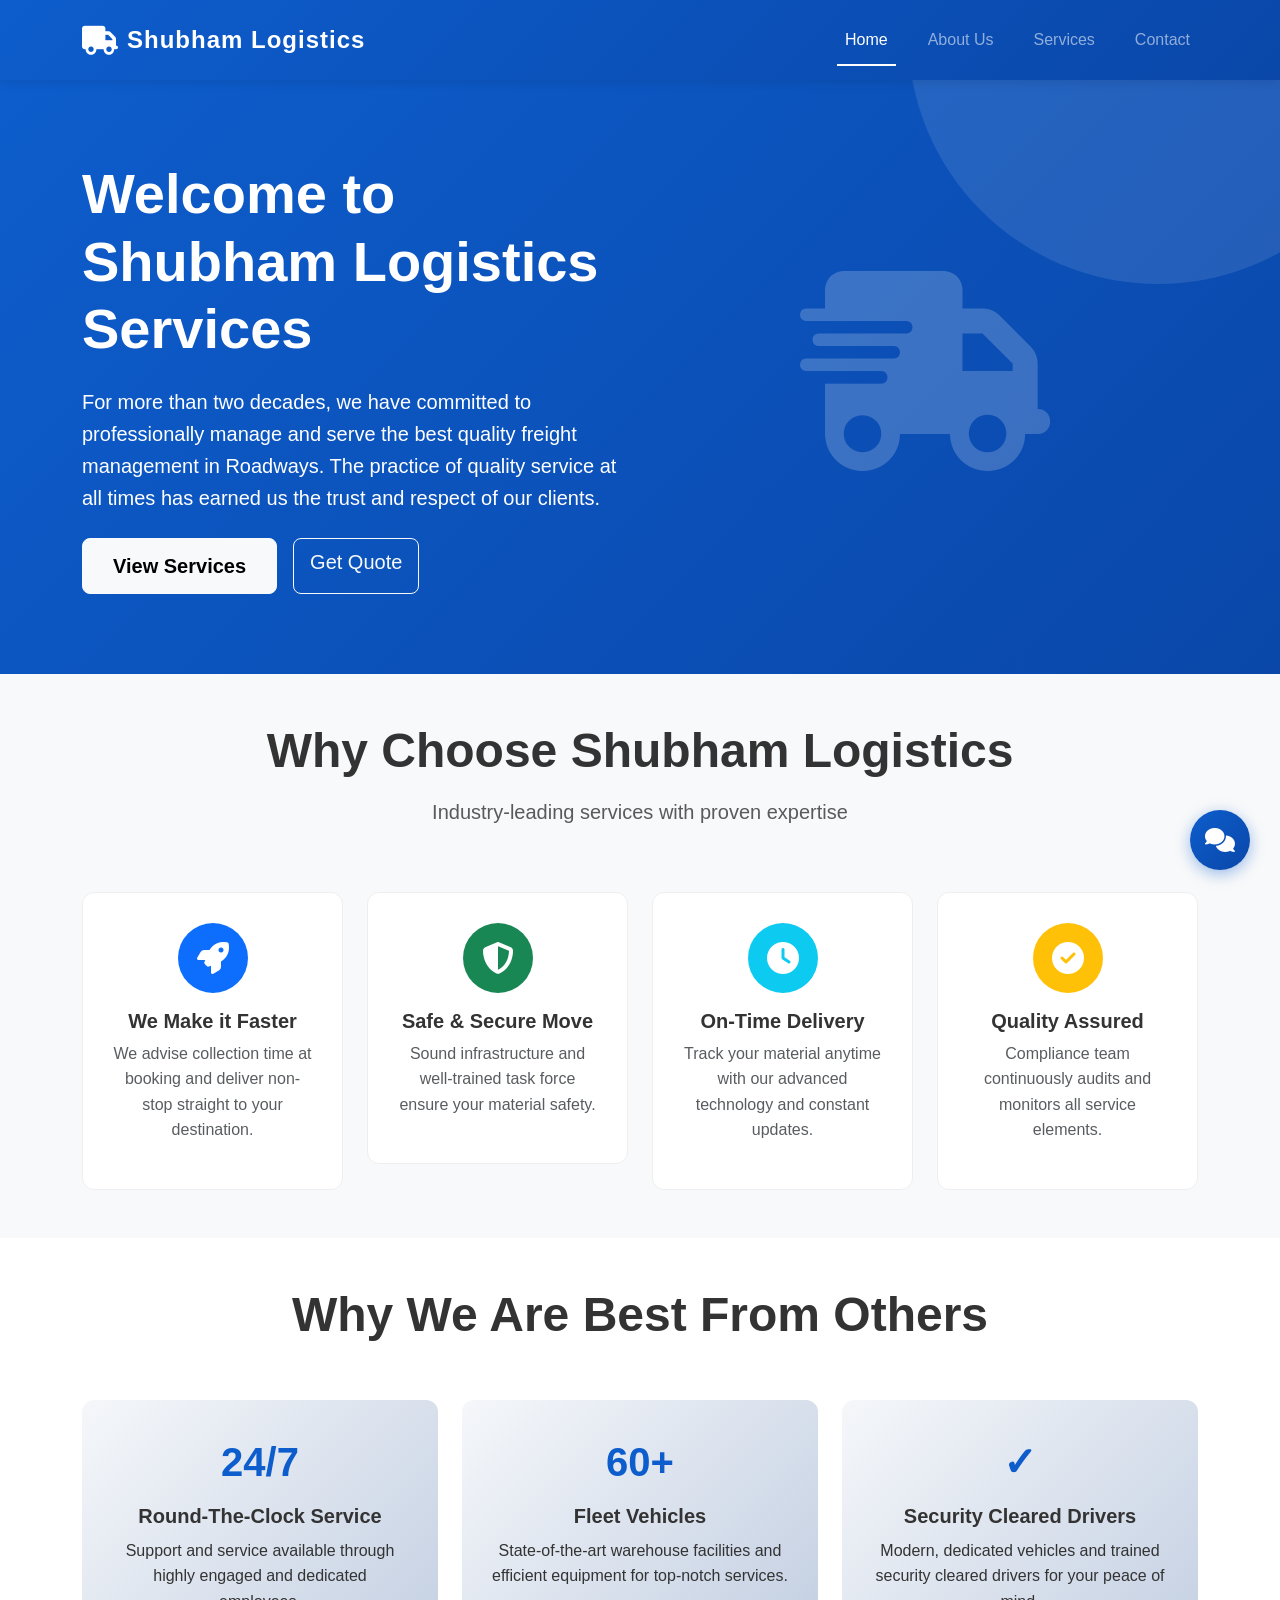
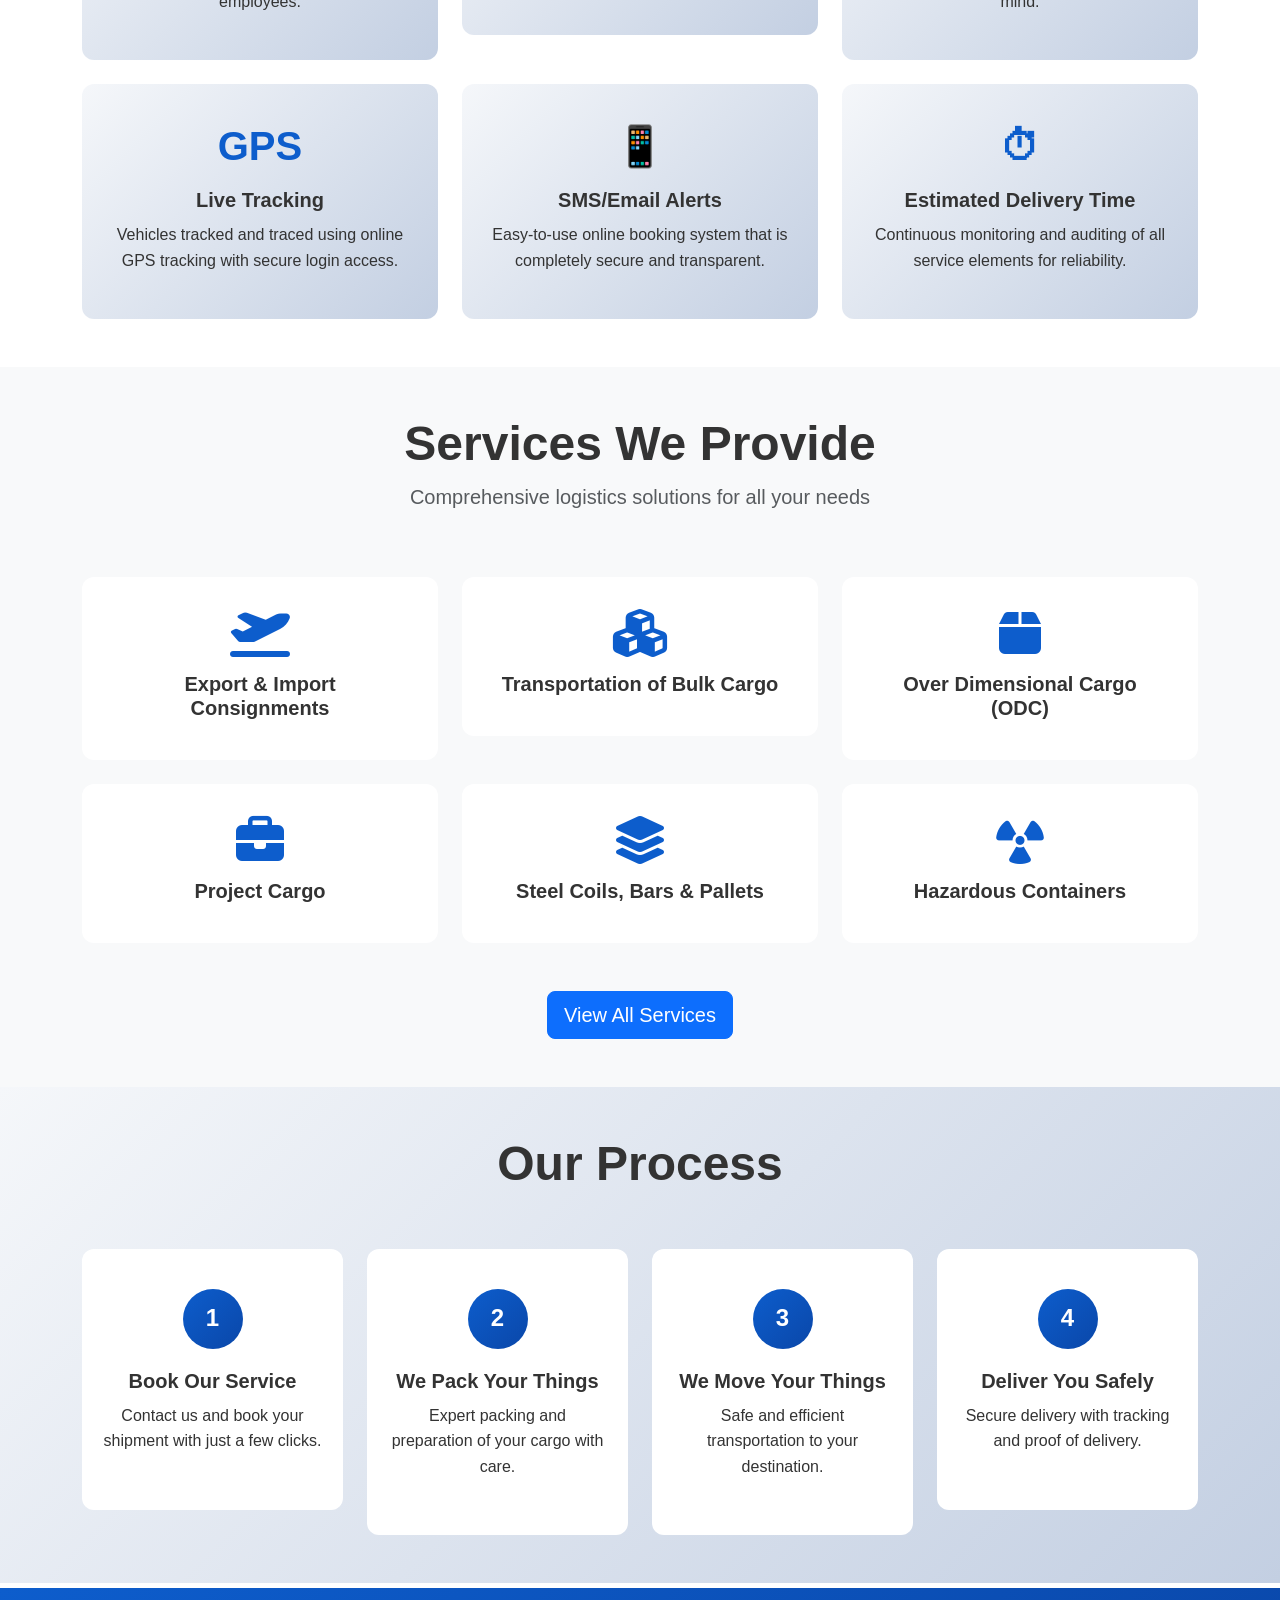
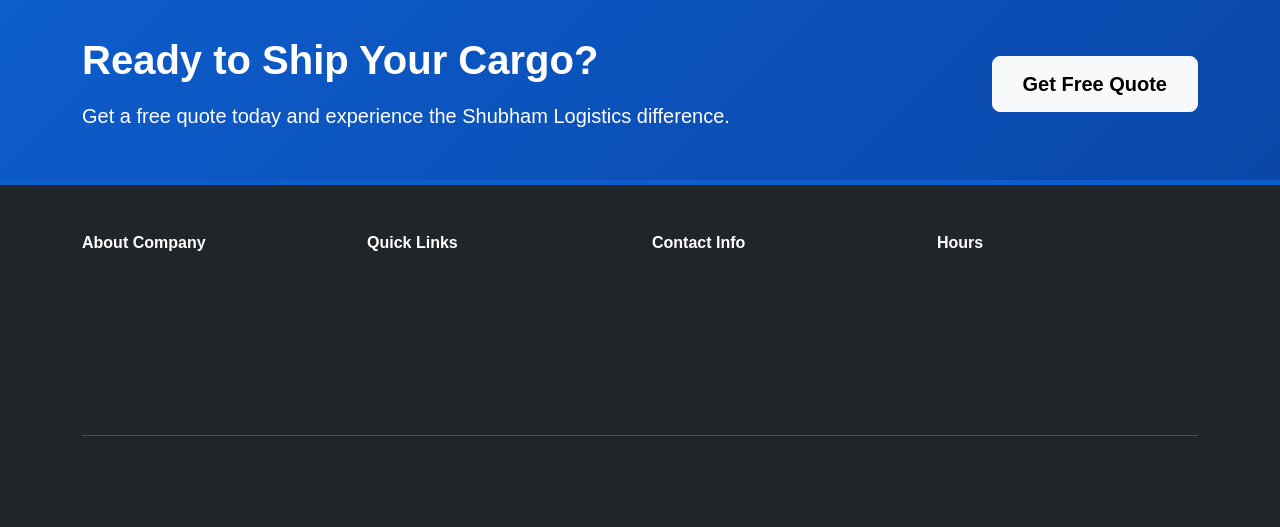
<file: index.html>
<!DOCTYPE html>
<html lang="en">
<head>
    <meta charset="UTF-8">
    <meta name="viewport" content="width=device-width, initial-scale=1.0">
    <title>Shubham Logistics Services - Fast & Reliable Transportation</title>
    <link href="https://cdn.jsdelivr.net/npm/bootstrap@5.3.0/dist/css/bootstrap.min.css" rel="stylesheet">
    <link rel="stylesheet" href="https://cdnjs.cloudflare.com/ajax/libs/font-awesome/6.4.0/css/all.min.css">
    <link rel="stylesheet" href="assets/css/style.css">
</head>
<body>
    <!-- Navigation Bar -->
    <nav class="navbar navbar-expand-lg navbar-dark bg-primary sticky-top">
        <div class="container">
            <a class="navbar-brand fw-bold" href="index.html">
                <i class="fas fa-truck"></i> Shubham Logistics
            </a>
            <button class="navbar-toggler" type="button" data-bs-toggle="collapse" data-bs-target="#navbarNav">
                <span class="navbar-toggler-icon"></span>
            </button>
            <div class="collapse navbar-collapse" id="navbarNav">
                <ul class="navbar-nav ms-auto">
                    <li class="nav-item"><a class="nav-link active" href="index.html">Home</a></li>
                    <li class="nav-item"><a class="nav-link" href="about.html">About Us</a></li>
                    <li class="nav-item"><a class="nav-link" href="services.html">Services</a></li>
                    <li class="nav-item"><a class="nav-link" href="contact.html">Contact</a></li>
                </ul>
            </div>
        </div>
    </nav>

    <!-- Floating Contact Widget -->
    <div class="floating-contact">
        <button class="contact-btn" id="contactBtn">
            <i class="fas fa-comments"></i>
        </button>
        <div class="contact-menu" id="contactMenu" style="display: none;">
            <a href="https://wa.me/919849169890" target="_blank" class="contact-option whatsapp">
                <i class="fab fa-whatsapp"></i> WhatsApp
            </a>
            <a href="tel:+919849169890" class="contact-option phone">
                <i class="fas fa-phone"></i> Call
            </a>
            <a href="mailto:vinod@shubhamlogistic.com" class="contact-option email">
                <i class="fas fa-envelope"></i> Email
            </a>
        </div>
    </div>

    <!-- Hero Section -->
    <section class="hero-section">
        <div class="container">
            <div class="row align-items-center">
                <div class="col-lg-6 text-white">
                    <h1 class="display-4 fw-bold mb-4">Welcome to Shubham Logistics Services</h1>
                    <p class="lead mb-4">
                        For more than two decades, we have committed to professionally manage and serve the best quality freight management in Roadways. The practice of quality service at all times has earned us the trust and respect of our clients.
                    </p>
                    <div class="d-flex gap-3">
                        <a href="services.html" class="btn btn-light btn-lg">View Services</a>
                        <a href="contact.html" class="btn btn-outline-light btn-lg">Get Quote</a>
                    </div>
                </div>
                <div class="col-lg-6">
                    <div class="hero-image">
                        <i class="fas fa-shipping-fast"></i>
                    </div>
                </div>
            </div>
        </div>
    </section>

    <!-- Features Section -->
    <section class="features-section py-5 bg-light">
        <div class="container">
            <div class="row text-center mb-5">
                <div class="col-lg-12">
                    <h2 class="display-5 fw-bold mb-3">Why Choose Shubham Logistics</h2>
                    <p class="text-muted fs-5">Industry-leading services with proven expertise</p>
                </div>
            </div>
            <div class="row g-4">
                <div class="col-md-6 col-lg-3">
                    <div class="feature-card">
                        <div class="feature-icon bg-primary">
                            <i class="fas fa-rocket"></i>
                        </div>
                        <h5 class="mt-3">We Make it Faster</h5>
                        <p class="text-muted">We advise collection time at booking and deliver non-stop straight to your destination.</p>
                    </div>
                </div>
                <div class="col-md-6 col-lg-3">
                    <div class="feature-card">
                        <div class="feature-icon bg-success">
                            <i class="fas fa-shield-alt"></i>
                        </div>
                        <h5 class="mt-3">Safe & Secure Move</h5>
                        <p class="text-muted">Sound infrastructure and well-trained task force ensure your material safety.</p>
                    </div>
                </div>
                <div class="col-md-6 col-lg-3">
                    <div class="feature-card">
                        <div class="feature-icon bg-info">
                            <i class="fas fa-clock"></i>
                        </div>
                        <h5 class="mt-3">On-Time Delivery</h5>
                        <p class="text-muted">Track your material anytime with our advanced technology and constant updates.</p>
                    </div>
                </div>
                <div class="col-md-6 col-lg-3">
                    <div class="feature-card">
                        <div class="feature-icon bg-warning">
                            <i class="fas fa-check-circle"></i>
                        </div>
                        <h5 class="mt-3">Quality Assured</h5>
                        <p class="text-muted">Compliance team continuously audits and monitors all service elements.</p>
                    </div>
                </div>
            </div>
        </div>
    </section>

    <!-- Why We Are Best Section -->
    <section class="why-best-section py-5">
        <div class="container">
            <div class="row mb-5">
                <div class="col-lg-12 text-center">
                    <h2 class="display-5 fw-bold">Why We Are Best From Others</h2>
                </div>
            </div>
            <div class="row g-4">
                <div class="col-md-6 col-lg-4">
                    <div class="benefit-card">
                        <div class="benefit-number">24/7</div>
                        <h5>Round-The-Clock Service</h5>
                        <p>Support and service available through highly engaged and dedicated employees.</p>
                    </div>
                </div>
                <div class="col-md-6 col-lg-4">
                    <div class="benefit-card">
                        <div class="benefit-number">60+</div>
                        <h5>Fleet Vehicles</h5>
                        <p>State-of-the-art warehouse facilities and efficient equipment for top-notch services.</p>
                    </div>
                </div>
                <div class="col-md-6 col-lg-4">
                    <div class="benefit-card">
                        <div class="benefit-number">✓</div>
                        <h5>Security Cleared Drivers</h5>
                        <p>Modern, dedicated vehicles and trained security cleared drivers for your peace of mind.</p>
                    </div>
                </div>
                <div class="col-md-6 col-lg-4">
                    <div class="benefit-card">
                        <div class="benefit-number">GPS</div>
                        <h5>Live Tracking</h5>
                        <p>Vehicles tracked and traced using online GPS tracking with secure login access.</p>
                    </div>
                </div>
                <div class="col-md-6 col-lg-4">
                    <div class="benefit-card">
                        <div class="benefit-number">📱</div>
                        <h5>SMS/Email Alerts</h5>
                        <p>Easy-to-use online booking system that is completely secure and transparent.</p>
                    </div>
                </div>
                <div class="col-md-6 col-lg-4">
                    <div class="benefit-card">
                        <div class="benefit-number">⏱</div>
                        <h5>Estimated Delivery Time</h5>
                        <p>Continuous monitoring and auditing of all service elements for reliability.</p>
                    </div>
                </div>
            </div>
        </div>
    </section>

    <!-- Services Preview Section -->
    <section class="services-preview-section py-5 bg-light">
        <div class="container">
            <div class="row mb-5">
                <div class="col-lg-12 text-center">
                    <h2 class="display-5 fw-bold">Services We Provide</h2>
                    <p class="text-muted fs-5">Comprehensive logistics solutions for all your needs</p>
                </div>
            </div>
            <div class="row g-4">
                <div class="col-md-6 col-lg-4">
                    <div class="service-item">
                        <i class="fas fa-plane-departure"></i>
                        <h5>Export & Import Consignments</h5>
                    </div>
                </div>
                <div class="col-md-6 col-lg-4">
                    <div class="service-item">
                        <i class="fas fa-cubes"></i>
                        <h5>Transportation of Bulk Cargo</h5>
                    </div>
                </div>
                <div class="col-md-6 col-lg-4">
                    <div class="service-item">
                        <i class="fas fa-box"></i>
                        <h5>Over Dimensional Cargo (ODC)</h5>
                    </div>
                </div>
                <div class="col-md-6 col-lg-4">
                    <div class="service-item">
                        <i class="fas fa-briefcase"></i>
                        <h5>Project Cargo</h5>
                    </div>
                </div>
                <div class="col-md-6 col-lg-4">
                    <div class="service-item">
                        <i class="fas fa-layer-group"></i>
                        <h5>Steel Coils, Bars & Pallets</h5>
                    </div>
                </div>
                <div class="col-md-6 col-lg-4">
                    <div class="service-item">
                        <i class="fas fa-radiation"></i>
                        <h5>Hazardous Containers</h5>
                    </div>
                </div>
            </div>
            <div class="text-center mt-5">
                <a href="services.html" class="btn btn-primary btn-lg">View All Services</a>
            </div>
        </div>
    </section>

    <!-- Process Section -->
    <section class="process-section py-5">
        <div class="container">
            <div class="row mb-5">
                <div class="col-lg-12 text-center">
                    <h2 class="display-5 fw-bold">Our Process</h2>
                </div>
            </div>
            <div class="row g-4">
                <div class="col-md-6 col-lg-3">
                    <div class="process-step">
                        <div class="step-number">1</div>
                        <h5>Book Our Service</h5>
                        <p>Contact us and book your shipment with just a few clicks.</p>
                    </div>
                </div>
                <div class="col-md-6 col-lg-3">
                    <div class="process-step">
                        <div class="step-number">2</div>
                        <h5>We Pack Your Things</h5>
                        <p>Expert packing and preparation of your cargo with care.</p>
                    </div>
                </div>
                <div class="col-md-6 col-lg-3">
                    <div class="process-step">
                        <div class="step-number">3</div>
                        <h5>We Move Your Things</h5>
                        <p>Safe and efficient transportation to your destination.</p>
                    </div>
                </div>
                <div class="col-md-6 col-lg-3">
                    <div class="process-step">
                        <div class="step-number">4</div>
                        <h5>Deliver You Safely</h5>
                        <p>Secure delivery with tracking and proof of delivery.</p>
                    </div>
                </div>
            </div>
        </div>
    </section>

    <!-- CTA Section -->
    <section class="cta-section bg-primary text-white py-5">
        <div class="container">
            <div class="row">
                <div class="col-lg-8">
                    <h2 class="display-6 fw-bold mb-3">Ready to Ship Your Cargo?</h2>
                    <p class="fs-5 mb-0">Get a free quote today and experience the Shubham Logistics difference.</p>
                </div>
                <div class="col-lg-4 d-flex align-items-center justify-content-lg-end">
                    <a href="contact.html" class="btn btn-light btn-lg">Get Free Quote</a>
                </div>
            </div>
        </div>
    </section>

    <!-- Footer -->
    <footer class="footer bg-dark text-white py-5">
        <div class="container">
            <div class="row mb-4">
                <div class="col-md-6 col-lg-3 mb-4">
                    <h6 class="fw-bold mb-3">About Company</h6>
                    <p class="text-muted">Shubham Logistics Services - Your trusted partner in freight management for over 20 years.</p>
                </div>
                <div class="col-md-6 col-lg-3 mb-4">
                    <h6 class="fw-bold mb-3">Quick Links</h6>
                    <ul class="list-unstyled">
                        <li><a href="index.html" class="text-muted text-decoration-none">Home</a></li>
                        <li><a href="about.html" class="text-muted text-decoration-none">About Us</a></li>
                        <li><a href="services.html" class="text-muted text-decoration-none">Services</a></li>
                        <li><a href="contact.html" class="text-muted text-decoration-none">Contact</a></li>
                    </ul>
                </div>
                <div class="col-md-6 col-lg-3 mb-4">
                    <h6 class="fw-bold mb-3">Contact Info</h6>
                    <p class="text-muted mb-2"><i class="fas fa-phone"></i> +91 98491 69890</p>
                    <p class="text-muted mb-2"><i class="fas fa-phone"></i> +91 93246 44543</p>
                    <p class="text-muted mb-2"><i class="fas fa-envelope"></i> vinod@shubhamlogistic.com</p>
                </div>
                <div class="col-md-6 col-lg-3 mb-4">
                    <h6 class="fw-bold mb-3">Hours</h6>
                    <p class="text-muted mb-2">Mon to Fri: 9:00 AM - 9:00 PM</p>
                    <p class="text-muted mb-2">Saturday: 9:00 AM - 5:00 PM</p>
                    <p class="text-muted mb-2">Sunday: Closed</p>
                </div>
            </div>
            <hr class="bg-secondary">
            <div class="row text-center">
                <div class="col-lg-12">
                    <p class="text-muted mb-0">&copy; 2024 Shubham Logistics Services. All rights reserved.</p>
                </div>
            </div>
        </div>
    </footer>

    <script src="https://cdn.jsdelivr.net/npm/bootstrap@5.3.0/dist/js/bootstrap.bundle.min.js"></script>
    <script src="assets/js/script.js"></script>
</body>
</html>
</file>
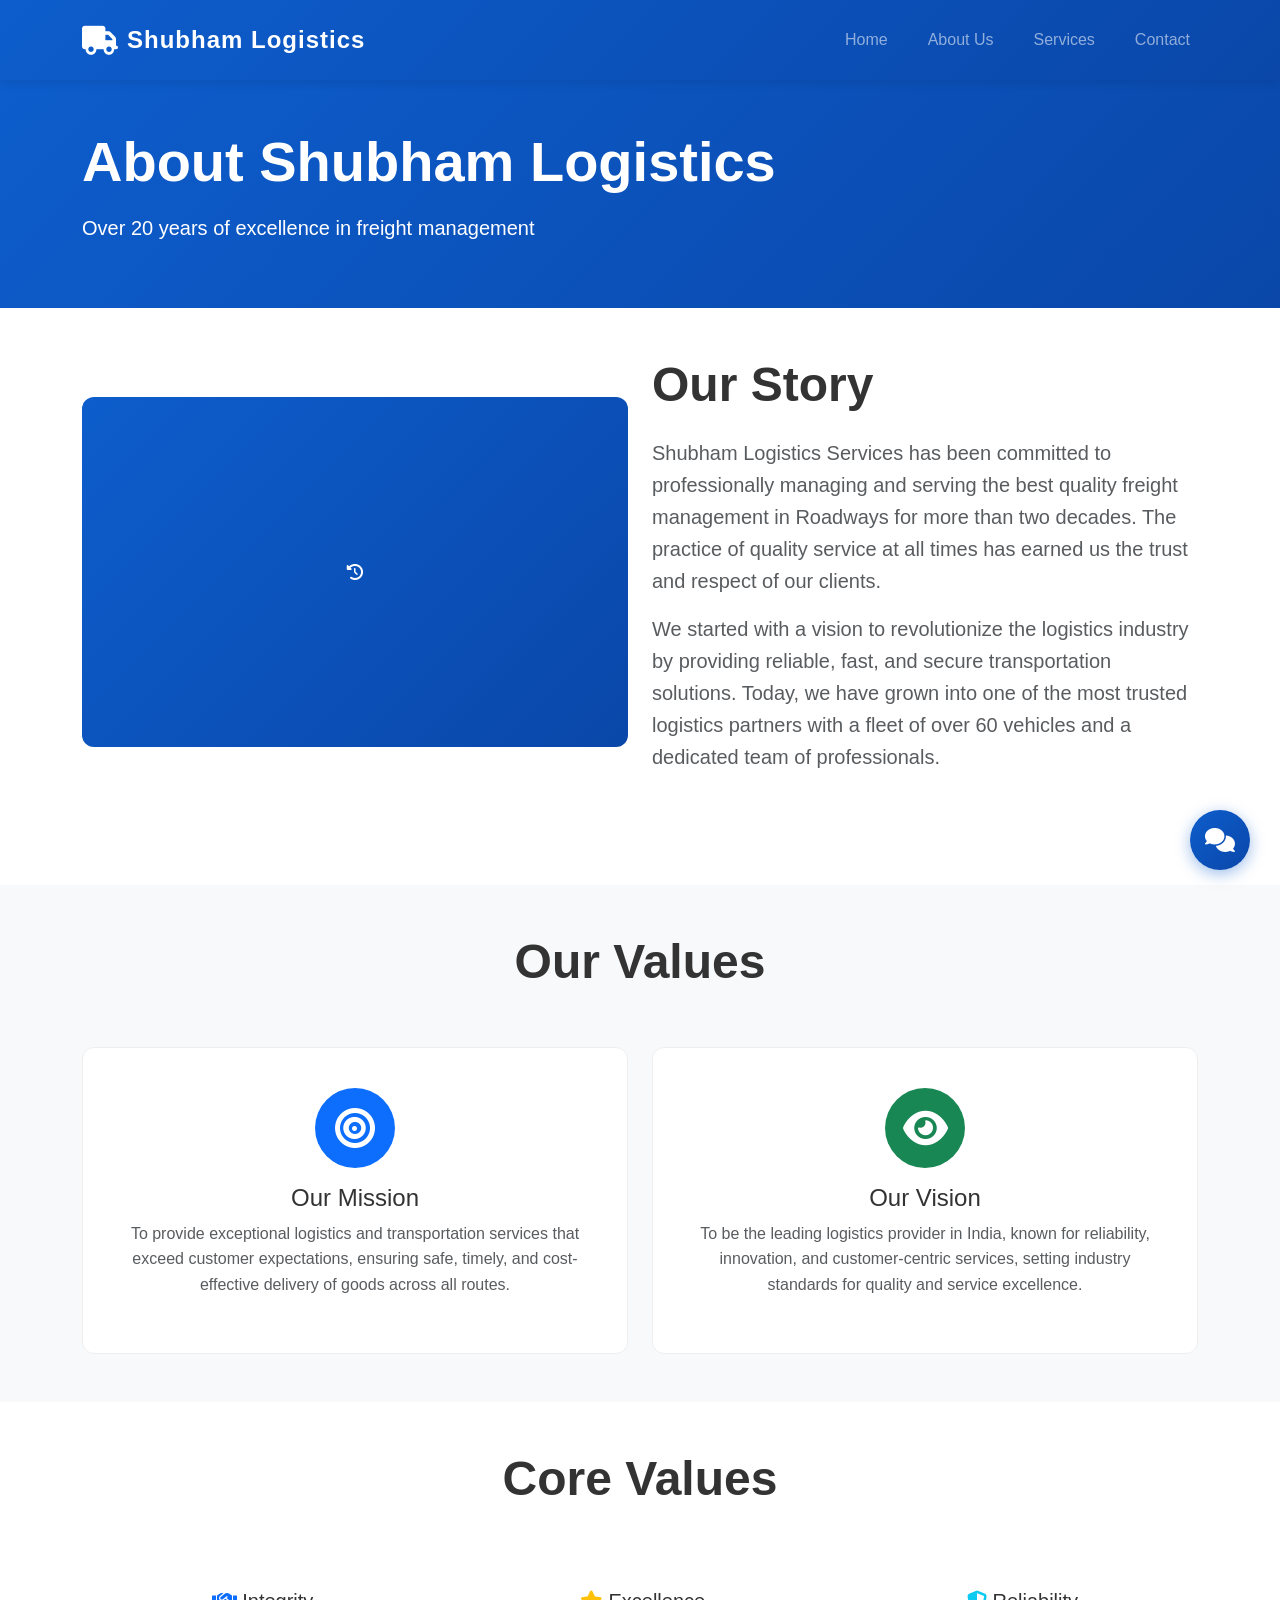
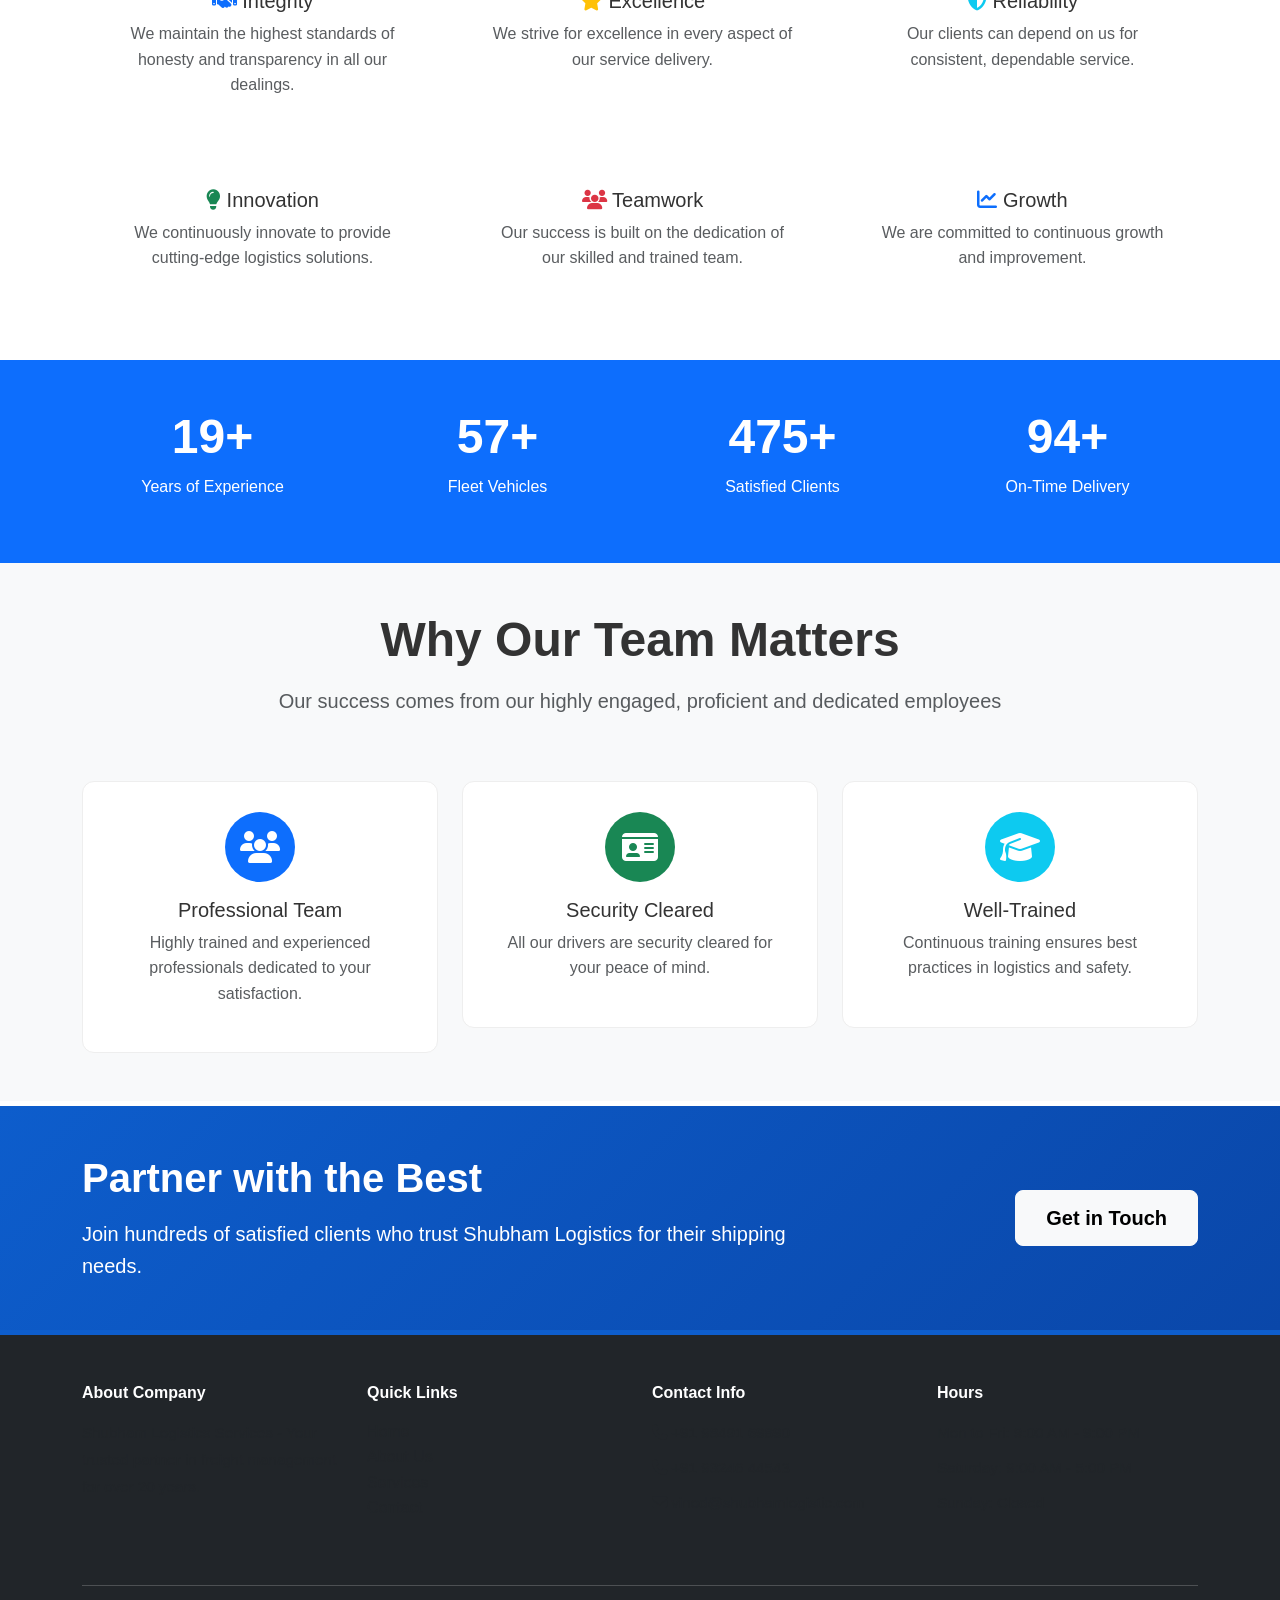
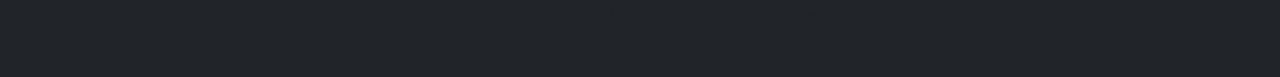
<file: about.html>
<!DOCTYPE html>
<html lang="en">
<head>
    <meta charset="UTF-8">
    <meta name="viewport" content="width=device-width, initial-scale=1.0">
    <title>About Us - Shubham Logistics Services</title>
    <link href="https://cdn.jsdelivr.net/npm/bootstrap@5.3.0/dist/css/bootstrap.min.css" rel="stylesheet">
    <link rel="stylesheet" href="https://cdnjs.cloudflare.com/ajax/libs/font-awesome/6.4.0/css/all.min.css">
    <link rel="stylesheet" href="assets/css/style.css">
</head>
<body>
    <!-- Navigation Bar -->
    <nav class="navbar navbar-expand-lg navbar-dark bg-primary sticky-top">
        <div class="container">
            <a class="navbar-brand fw-bold" href="index.html">
                <i class="fas fa-truck"></i> Shubham Logistics
            </a>
            <button class="navbar-toggler" type="button" data-bs-toggle="collapse" data-bs-target="#navbarNav">
                <span class="navbar-toggler-icon"></span>
            </button>
            <div class="collapse navbar-collapse" id="navbarNav">
                <ul class="navbar-nav ms-auto">
                    <li class="nav-item"><a class="nav-link" href="index.html">Home</a></li>
                    <li class="nav-item"><a class="nav-link active" href="about.html">About Us</a></li>
                    <li class="nav-item"><a class="nav-link" href="services.html">Services</a></li>
                    <li class="nav-item"><a class="nav-link" href="contact.html">Contact</a></li>
                </ul>
            </div>
        </div>
    </nav>

    <!-- Floating Contact Widget -->
    <div class="floating-contact">
        <button class="contact-btn" id="contactBtn">
            <i class="fas fa-comments"></i>
        </button>
        <div class="contact-menu" id="contactMenu" style="display: none;">
            <a href="https://wa.me/919849169890" target="_blank" class="contact-option whatsapp">
                <i class="fab fa-whatsapp"></i> WhatsApp
            </a>
            <a href="tel:+919849169890" class="contact-option phone">
                <i class="fas fa-phone"></i> Call
            </a>
            <a href="mailto:vinod@shubhamlogistic.com" class="contact-option email">
                <i class="fas fa-envelope"></i> Email
            </a>
        </div>
    </div>

    <!-- Hero Section -->
    <section class="page-hero-section bg-primary text-white py-5">
        <div class="container">
            <h1 class="display-4 fw-bold">About Shubham Logistics</h1>
            <p class="fs-5 mt-3">Over 20 years of excellence in freight management</p>
        </div>
    </section>

    <!-- Company Story -->
    <section class="py-5">
        <div class="container">
            <div class="row align-items-center mb-5">
                <div class="col-lg-6 mb-4 mb-lg-0">
                    <div class="story-image">
                        <i class="fas fa-history"></i>
                    </div>
                </div>
                <div class="col-lg-6">
                    <h2 class="display-5 fw-bold mb-4">Our Story</h2>
                    <p class="fs-5 text-muted mb-3">
                        Shubham Logistics Services has been committed to professionally managing and serving the best quality freight management in Roadways for more than two decades. The practice of quality service at all times has earned us the trust and respect of our clients.
                    </p>
                    <p class="fs-5 text-muted">
                        We started with a vision to revolutionize the logistics industry by providing reliable, fast, and secure transportation solutions. Today, we have grown into one of the most trusted logistics partners with a fleet of over 60 vehicles and a dedicated team of professionals.
                    </p>
                </div>
            </div>
        </div>
    </section>

    <!-- Mission & Vision Section -->
    <section class="py-5 bg-light">
        <div class="container">
            <div class="row mb-5">
                <div class="col-lg-12 text-center">
                    <h2 class="display-5 fw-bold">Our Values</h2>
                </div>
            </div>
            <div class="row g-4">
                <div class="col-md-6">
                    <div class="value-card">
                        <div class="value-icon bg-primary">
                            <i class="fas fa-bullseye"></i>
                        </div>
                        <h4 class="mt-3">Our Mission</h4>
                        <p class="text-muted">To provide exceptional logistics and transportation services that exceed customer expectations, ensuring safe, timely, and cost-effective delivery of goods across all routes.</p>
                    </div>
                </div>
                <div class="col-md-6">
                    <div class="value-card">
                        <div class="value-icon bg-success">
                            <i class="fas fa-eye"></i>
                        </div>
                        <h4 class="mt-3">Our Vision</h4>
                        <p class="text-muted">To be the leading logistics provider in India, known for reliability, innovation, and customer-centric services, setting industry standards for quality and service excellence.</p>
                    </div>
                </div>
            </div>
        </div>
    </section>

    <!-- Core Values -->
    <section class="py-5">
        <div class="container">
            <div class="row mb-5">
                <div class="col-lg-12 text-center">
                    <h2 class="display-5 fw-bold">Core Values</h2>
                </div>
            </div>
            <div class="row g-4">
                <div class="col-md-6 col-lg-4">
                    <div class="value-item">
                        <h5><i class="fas fa-handshake text-primary"></i> Integrity</h5>
                        <p class="text-muted">We maintain the highest standards of honesty and transparency in all our dealings.</p>
                    </div>
                </div>
                <div class="col-md-6 col-lg-4">
                    <div class="value-item">
                        <h5><i class="fas fa-star text-warning"></i> Excellence</h5>
                        <p class="text-muted">We strive for excellence in every aspect of our service delivery.</p>
                    </div>
                </div>
                <div class="col-md-6 col-lg-4">
                    <div class="value-item">
                        <h5><i class="fas fa-shield-alt text-info"></i> Reliability</h5>
                        <p class="text-muted">Our clients can depend on us for consistent, dependable service.</p>
                    </div>
                </div>
                <div class="col-md-6 col-lg-4">
                    <div class="value-item">
                        <h5><i class="fas fa-lightbulb text-success"></i> Innovation</h5>
                        <p class="text-muted">We continuously innovate to provide cutting-edge logistics solutions.</p>
                    </div>
                </div>
                <div class="col-md-6 col-lg-4">
                    <div class="value-item">
                        <h5><i class="fas fa-users text-danger"></i> Teamwork</h5>
                        <p class="text-muted">Our success is built on the dedication of our skilled and trained team.</p>
                    </div>
                </div>
                <div class="col-md-6 col-lg-4">
                    <div class="value-item">
                        <h5><i class="fas fa-chart-line text-primary"></i> Growth</h5>
                        <p class="text-muted">We are committed to continuous growth and improvement.</p>
                    </div>
                </div>
            </div>
        </div>
    </section>

    <!-- Statistics Section -->
    <section class="py-5 bg-primary text-white">
        <div class="container">
            <div class="row g-4 text-center">
                <div class="col-md-6 col-lg-3">
                    <div class="stat-item">
                        <h3 class="display-5 fw-bold">20+</h3>
                        <p>Years of Experience</p>
                    </div>
                </div>
                <div class="col-md-6 col-lg-3">
                    <div class="stat-item">
                        <h3 class="display-5 fw-bold">60+</h3>
                        <p>Fleet Vehicles</p>
                    </div>
                </div>
                <div class="col-md-6 col-lg-3">
                    <div class="stat-item">
                        <h3 class="display-5 fw-bold">500+</h3>
                        <p>Satisfied Clients</p>
                    </div>
                </div>
                <div class="col-md-6 col-lg-3">
                    <div class="stat-item">
                        <h3 class="display-5 fw-bold">99%</h3>
                        <p>On-Time Delivery</p>
                    </div>
                </div>
            </div>
        </div>
    </section>

    <!-- Team Section -->
    <section class="py-5 bg-light">
        <div class="container">
            <div class="row mb-5">
                <div class="col-lg-12 text-center">
                    <h2 class="display-5 fw-bold">Why Our Team Matters</h2>
                    <p class="text-muted fs-5 mt-3">Our success comes from our highly engaged, proficient and dedicated employees</p>
                </div>
            </div>
            <div class="row g-4">
                <div class="col-md-6 col-lg-4">
                    <div class="team-card">
                        <div class="team-icon bg-primary">
                            <i class="fas fa-users"></i>
                        </div>
                        <h5 class="mt-3">Professional Team</h5>
                        <p class="text-muted">Highly trained and experienced professionals dedicated to your satisfaction.</p>
                    </div>
                </div>
                <div class="col-md-6 col-lg-4">
                    <div class="team-card">
                        <div class="team-icon bg-success">
                            <i class="fas fa-id-card"></i>
                        </div>
                        <h5 class="mt-3">Security Cleared</h5>
                        <p class="text-muted">All our drivers are security cleared for your peace of mind.</p>
                    </div>
                </div>
                <div class="col-md-6 col-lg-4">
                    <div class="team-card">
                        <div class="team-icon bg-info">
                            <i class="fas fa-graduation-cap"></i>
                        </div>
                        <h5 class="mt-3">Well-Trained</h5>
                        <p class="text-muted">Continuous training ensures best practices in logistics and safety.</p>
                    </div>
                </div>
            </div>
        </div>
    </section>

    <!-- CTA Section -->
    <section class="cta-section bg-primary text-white py-5">
        <div class="container">
            <div class="row">
                <div class="col-lg-8">
                    <h2 class="display-6 fw-bold mb-3">Partner with the Best</h2>
                    <p class="fs-5 mb-0">Join hundreds of satisfied clients who trust Shubham Logistics for their shipping needs.</p>
                </div>
                <div class="col-lg-4 d-flex align-items-center justify-content-lg-end">
                    <a href="contact.html" class="btn btn-light btn-lg">Get in Touch</a>
                </div>
            </div>
        </div>
    </section>

    <!-- Footer -->
    <footer class="footer bg-dark text-white py-5">
        <div class="container">
            <div class="row mb-4">
                <div class="col-md-6 col-lg-3 mb-4">
                    <h6 class="fw-bold mb-3">About Company</h6>
                    <p class="text-muted">Shubham Logistics Services - Your trusted partner in freight management for over 20 years.</p>
                </div>
                <div class="col-md-6 col-lg-3 mb-4">
                    <h6 class="fw-bold mb-3">Quick Links</h6>
                    <ul class="list-unstyled">
                        <li><a href="index.html" class="text-muted text-decoration-none">Home</a></li>
                        <li><a href="about.html" class="text-muted text-decoration-none">About Us</a></li>
                        <li><a href="services.html" class="text-muted text-decoration-none">Services</a></li>
                        <li><a href="contact.html" class="text-muted text-decoration-none">Contact</a></li>
                    </ul>
                </div>
                <div class="col-md-6 col-lg-3 mb-4">
                    <h6 class="fw-bold mb-3">Contact Info</h6>
                    <p class="text-muted mb-2"><i class="fas fa-phone"></i> +91 98491 69890</p>
                    <p class="text-muted mb-2"><i class="fas fa-phone"></i> +91 93246 44543</p>
                    <p class="text-muted mb-2"><i class="fas fa-envelope"></i> vinod@shubhamlogistic.com</p>
                </div>
                <div class="col-md-6 col-lg-3 mb-4">
                    <h6 class="fw-bold mb-3">Hours</h6>
                    <p class="text-muted mb-2">Mon to Fri: 9:00 AM - 9:00 PM</p>
                    <p class="text-muted mb-2">Saturday: 9:00 AM - 5:00 PM</p>
                    <p class="text-muted mb-2">Sunday: Closed</p>
                </div>
            </div>
            <hr class="bg-secondary">
            <div class="row text-center">
                <div class="col-lg-12">
                    <p class="text-muted mb-0">&copy; 2024 Shubham Logistics Services. All rights reserved.</p>
                </div>
            </div>
        </div>
    </footer>

    <script src="https://cdn.jsdelivr.net/npm/bootstrap@5.3.0/dist/js/bootstrap.bundle.min.js"></script>
    <script src="assets/js/script.js"></script>
</body>
</html>
</file>
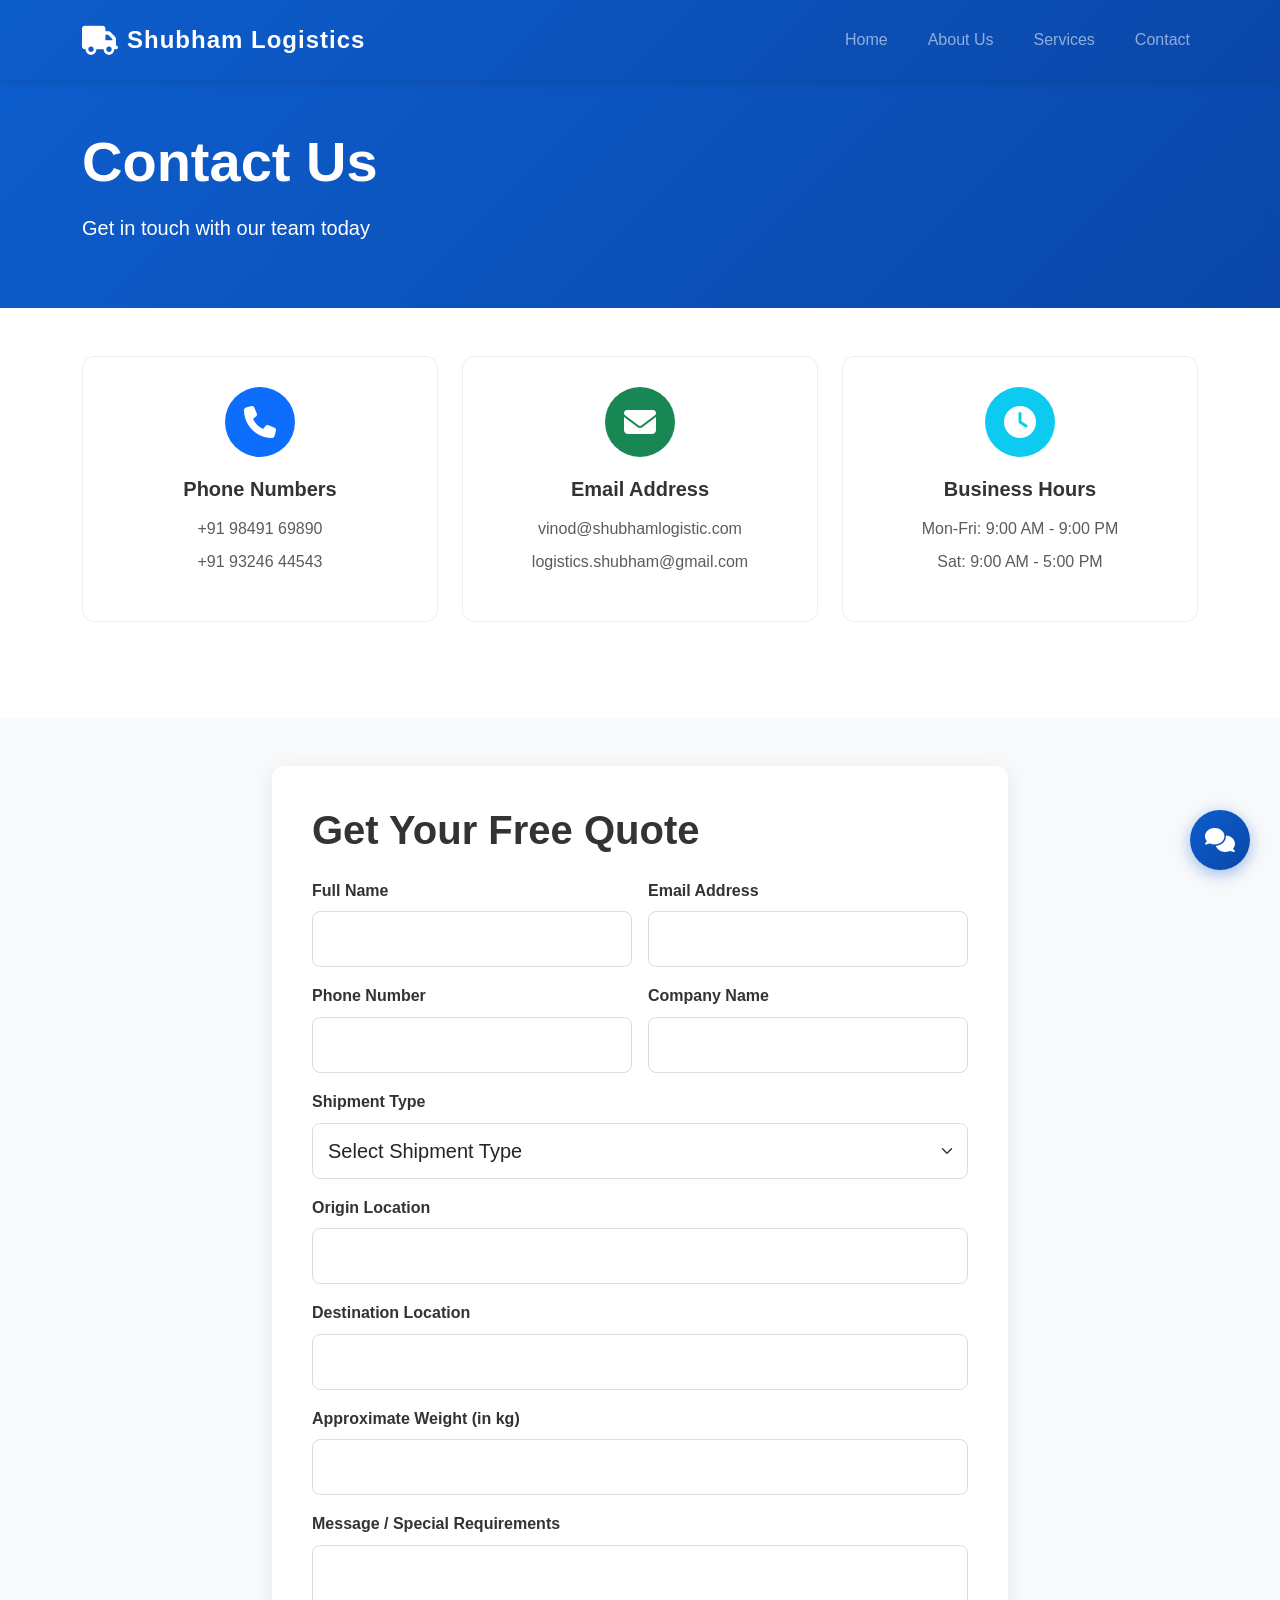
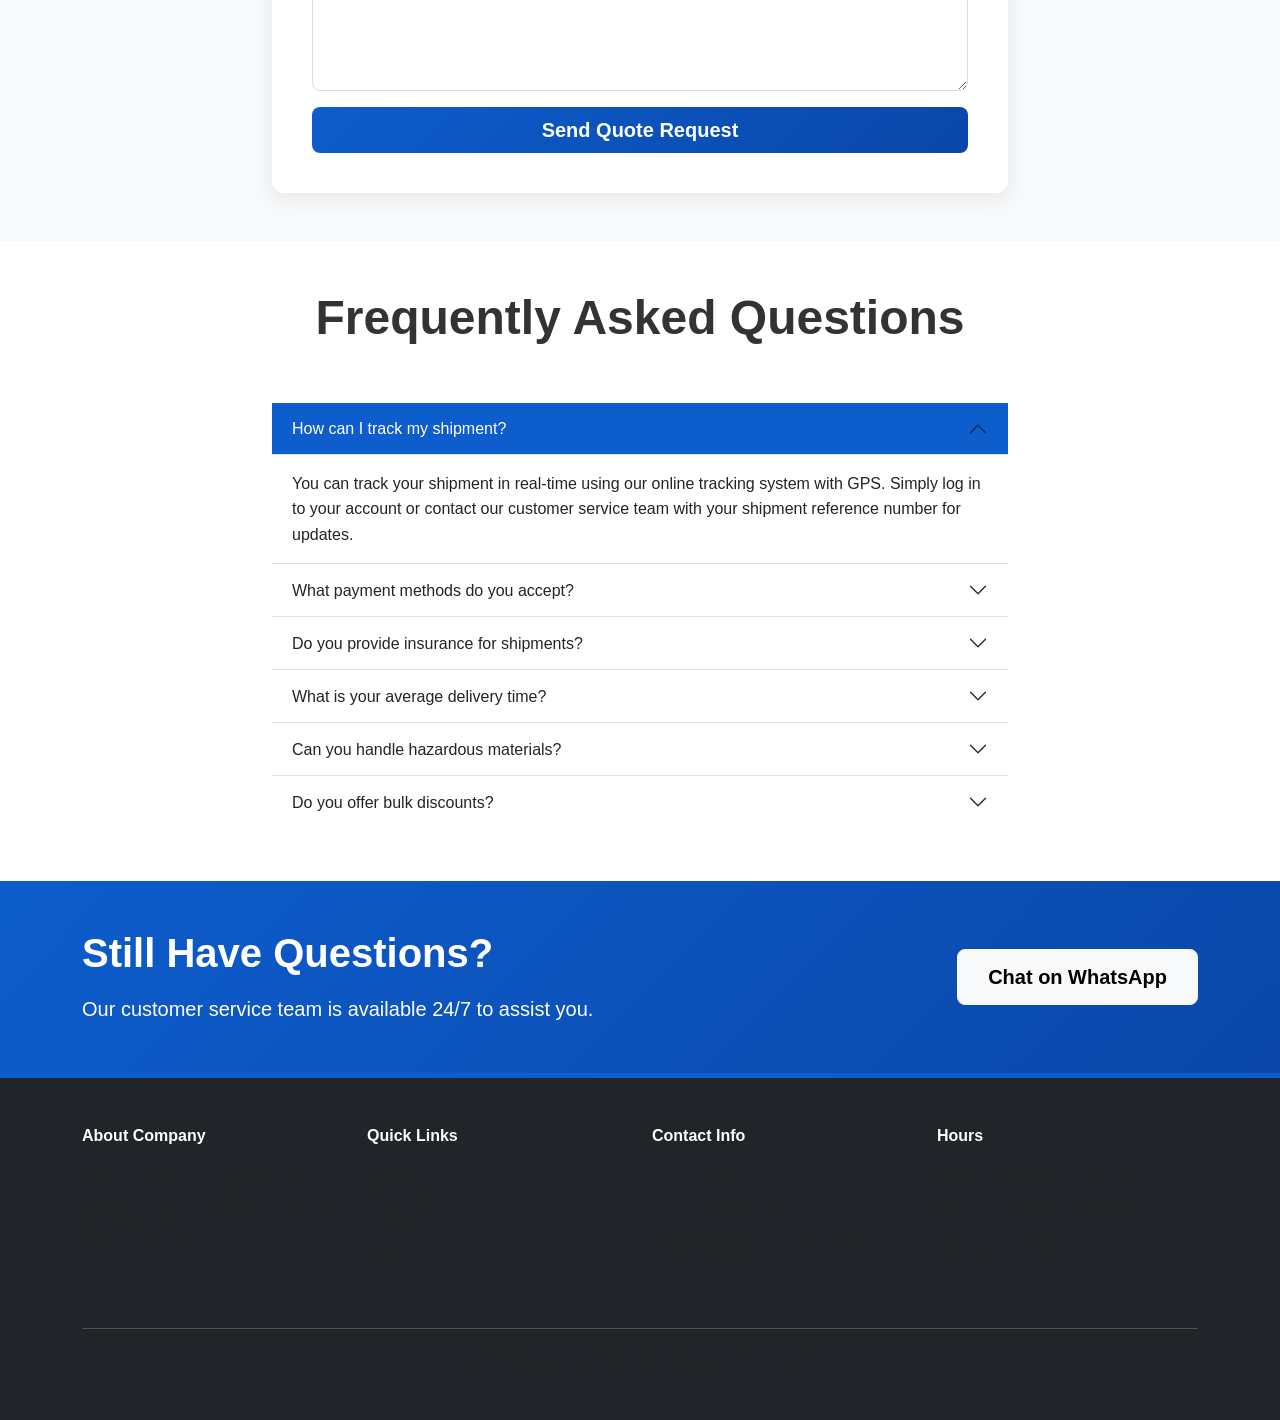
<file: contact.html>
<!DOCTYPE html>
<html lang="en">
<head>
    <meta charset="UTF-8">
    <meta name="viewport" content="width=device-width, initial-scale=1.0">
    <title>Contact Us - Shubham Logistics Services</title>
    <link href="https://cdn.jsdelivr.net/npm/bootstrap@5.3.0/dist/css/bootstrap.min.css" rel="stylesheet">
    <link rel="stylesheet" href="https://cdnjs.cloudflare.com/ajax/libs/font-awesome/6.4.0/css/all.min.css">
    <link rel="stylesheet" href="assets/css/style.css">
</head>
<body>
    <!-- Navigation Bar -->
    <nav class="navbar navbar-expand-lg navbar-dark bg-primary sticky-top">
        <div class="container">
            <a class="navbar-brand fw-bold" href="index.html">
                <i class="fas fa-truck"></i> Shubham Logistics
            </a>
            <button class="navbar-toggler" type="button" data-bs-toggle="collapse" data-bs-target="#navbarNav">
                <span class="navbar-toggler-icon"></span>
            </button>
            <div class="collapse navbar-collapse" id="navbarNav">
                <ul class="navbar-nav ms-auto">
                    <li class="nav-item"><a class="nav-link" href="index.html">Home</a></li>
                    <li class="nav-item"><a class="nav-link" href="about.html">About Us</a></li>
                    <li class="nav-item"><a class="nav-link" href="services.html">Services</a></li>
                    <li class="nav-item"><a class="nav-link active" href="contact.html">Contact</a></li>
                </ul>
            </div>
        </div>
    </nav>

    <!-- Floating Contact Widget -->
    <div class="floating-contact">
        <button class="contact-btn" id="contactBtn">
            <i class="fas fa-comments"></i>
        </button>
        <div class="contact-menu" id="contactMenu" style="display: none;">
            <a href="https://wa.me/919849169890" target="_blank" class="contact-option whatsapp">
                <i class="fab fa-whatsapp"></i> WhatsApp
            </a>
            <a href="tel:+919849169890" class="contact-option phone">
                <i class="fas fa-phone"></i> Call
            </a>
            <a href="mailto:vinod@shubhamlogistic.com" class="contact-option email">
                <i class="fas fa-envelope"></i> Email
            </a>
        </div>
    </div>

    <!-- Hero Section -->
    <section class="page-hero-section bg-primary text-white py-5">
        <div class="container">
            <h1 class="display-4 fw-bold">Contact Us</h1>
            <p class="fs-5 mt-3">Get in touch with our team today</p>
        </div>
    </section>

    <!-- Contact Information Cards -->
    <section class="py-5">
        <div class="container">
            <div class="row g-4 mb-5">
                <div class="col-md-6 col-lg-4">
                    <div class="contact-info-card">
                        <div class="contact-info-icon bg-primary">
                            <i class="fas fa-phone"></i>
                        </div>
                        <h5>Phone Numbers</h5>
                        <p class="text-muted mb-2">+91 98491 69890</p>
                        <p class="text-muted">+91 93246 44543</p>
                    </div>
                </div>
                <div class="col-md-6 col-lg-4">
                    <div class="contact-info-card">
                        <div class="contact-info-icon bg-success">
                            <i class="fas fa-envelope"></i>
                        </div>
                        <h5>Email Address</h5>
                        <p class="text-muted mb-2">vinod@shubhamlogistic.com</p>
                        <p class="text-muted">logistics.shubham@gmail.com</p>
                    </div>
                </div>
                <div class="col-md-6 col-lg-4">
                    <div class="contact-info-card">
                        <div class="contact-info-icon bg-info">
                            <i class="fas fa-clock"></i>
                        </div>
                        <h5>Business Hours</h5>
                        <p class="text-muted mb-2">Mon-Fri: 9:00 AM - 9:00 PM</p>
                        <p class="text-muted">Sat: 9:00 AM - 5:00 PM</p>
                    </div>
                </div>
            </div>
        </div>
    </section>

    <!-- Contact Form Section -->
    <section class="py-5 bg-light">
        <div class="container">
            <div class="row">
                <div class="col-lg-8 offset-lg-2">
                    <div class="contact-form-container">
                        <h3 class="display-6 fw-bold mb-4">Get Your Free Quote</h3>
                        <form id="contactForm">
                            <div class="row g-3 mb-3">
                                <div class="col-md-6">
                                    <label for="name" class="form-label">Full Name</label>
                                    <input type="text" class="form-control form-control-lg" id="name" name="name" required>
                                </div>
                                <div class="col-md-6">
                                    <label for="email" class="form-label">Email Address</label>
                                    <input type="email" class="form-control form-control-lg" id="email" name="email" required>
                                </div>
                            </div>
                            <div class="row g-3 mb-3">
                                <div class="col-md-6">
                                    <label for="phone" class="form-label">Phone Number</label>
                                    <input type="tel" class="form-control form-control-lg" id="phone" name="phone" required>
                                </div>
                                <div class="col-md-6">
                                    <label for="company" class="form-label">Company Name</label>
                                    <input type="text" class="form-control form-control-lg" id="company" name="company">
                                </div>
                            </div>
                            <div class="mb-3">
                                <label for="shipmentType" class="form-label">Shipment Type</label>
                                <select class="form-select form-select-lg" id="shipmentType" name="shipmentType" required>
                                    <option value="">Select Shipment Type</option>
                                    <option value="export-import">Export & Import Consignments</option>
                                    <option value="bulk-cargo">Bulk Cargo</option>
                                    <option value="odc">Over Dimensional Cargo (ODC)</option>
                                    <option value="project">Project Cargo</option>
                                    <option value="steel">Steel Coils, Bars & Pallets</option>
                                    <option value="hazardous">Hazardous Containers</option>
                                    <option value="other">Other</option>
                                </select>
                            </div>
                            <div class="mb-3">
                                <label for="origin" class="form-label">Origin Location</label>
                                <input type="text" class="form-control form-control-lg" id="origin" name="origin" required>
                            </div>
                            <div class="mb-3">
                                <label for="destination" class="form-label">Destination Location</label>
                                <input type="text" class="form-control form-control-lg" id="destination" name="destination" required>
                            </div>
                            <div class="mb-3">
                                <label for="weight" class="form-label">Approximate Weight (in kg)</label>
                                <input type="number" class="form-control form-control-lg" id="weight" name="weight">
                            </div>
                            <div class="mb-3">
                                <label for="message" class="form-label">Message / Special Requirements</label>
                                <textarea class="form-control form-control-lg" id="message" name="message" rows="4"></textarea>
                            </div>
                            <div class="d-grid gap-2">
                                <button type="submit" class="btn btn-primary btn-lg">Send Quote Request</button>
                            </div>
                        </form>
                    </div>
                </div>
            </div>
        </div>
    </section>

    <!-- FAQ Section -->
    <section class="py-5">
        <div class="container">
            <div class="row mb-5">
                <div class="col-lg-12 text-center">
                    <h2 class="display-5 fw-bold">Frequently Asked Questions</h2>
                </div>
            </div>
            <div class="row">
                <div class="col-lg-8 offset-lg-2">
                    <div class="accordion accordion-flush" id="faqAccordion">
                        <div class="accordion-item">
                            <h2 class="accordion-header">
                                <button class="accordion-button" type="button" data-bs-toggle="collapse" data-bs-target="#faq1">
                                    How can I track my shipment?
                                </button>
                            </h2>
                            <div id="faq1" class="accordion-collapse collapse show" data-bs-parent="#faqAccordion">
                                <div class="accordion-body">
                                    You can track your shipment in real-time using our online tracking system with GPS. Simply log in to your account or contact our customer service team with your shipment reference number for updates.
                                </div>
                            </div>
                        </div>
                        <div class="accordion-item">
                            <h2 class="accordion-header">
                                <button class="accordion-button collapsed" type="button" data-bs-toggle="collapse" data-bs-target="#faq2">
                                    What payment methods do you accept?
                                </button>
                            </h2>
                            <div id="faq2" class="accordion-collapse collapse" data-bs-parent="#faqAccordion">
                                <div class="accordion-body">
                                    We accept multiple payment options including bank transfers, cheques, credit/debit cards, and digital payment methods. We also offer flexible payment terms for regular customers.
                                </div>
                            </div>
                        </div>
                        <div class="accordion-item">
                            <h2 class="accordion-header">
                                <button class="accordion-button collapsed" type="button" data-bs-toggle="collapse" data-bs-target="#faq3">
                                    Do you provide insurance for shipments?
                                </button>
                            </h2>
                            <div id="faq3" class="accordion-collapse collapse" data-bs-parent="#faqAccordion">
                                <div class="accordion-body">
                                    Yes, we provide comprehensive insurance coverage for all shipments. The insurance premium is calculated based on the shipment value and type of cargo.
                                </div>
                            </div>
                        </div>
                        <div class="accordion-item">
                            <h2 class="accordion-header">
                                <button class="accordion-button collapsed" type="button" data-bs-toggle="collapse" data-bs-target="#faq4">
                                    What is your average delivery time?
                                </button>
                            </h2>
                            <div id="faq4" class="accordion-collapse collapse" data-bs-parent="#faqAccordion">
                                <div class="accordion-body">
                                    Delivery times vary based on the route, distance, and cargo type. For most shipments, we maintain a 99% on-time delivery rate. We provide estimated delivery times at the time of booking.
                                </div>
                            </div>
                        </div>
                        <div class="accordion-item">
                            <h2 class="accordion-header">
                                <button class="accordion-button collapsed" type="button" data-bs-toggle="collapse" data-bs-target="#faq5">
                                    Can you handle hazardous materials?
                                </button>
                            </h2>
                            <div id="faq5" class="accordion-collapse collapse" data-bs-parent="#faqAccordion">
                                <div class="accordion-body">
                                    Yes, we have specialized expertise in handling hazardous materials and containers. Our drivers are trained and certified to handle such cargo with complete compliance to safety regulations.
                                </div>
                            </div>
                        </div>
                        <div class="accordion-item">
                            <h2 class="accordion-header">
                                <button class="accordion-button collapsed" type="button" data-bs-toggle="collapse" data-bs-target="#faq6">
                                    Do you offer bulk discounts?
                                </button>
                            </h2>
                            <div id="faq6" class="accordion-collapse collapse" data-bs-parent="#faqAccordion">
                                <div class="accordion-body">
                                    Yes, we offer attractive bulk discounts and special rates for regular customers. Contact our sales team to discuss customized pricing for your shipping needs.
                                </div>
                            </div>
                        </div>
                    </div>
                </div>
            </div>
        </div>
    </section>

    <!-- CTA Section -->
    <section class="cta-section bg-primary text-white py-5">
        <div class="container">
            <div class="row">
                <div class="col-lg-8">
                    <h2 class="display-6 fw-bold mb-3">Still Have Questions?</h2>
                    <p class="fs-5 mb-0">Our customer service team is available 24/7 to assist you.</p>
                </div>
                <div class="col-lg-4 d-flex align-items-center justify-content-lg-end">
                    <a href="https://wa.me/919849169890" target="_blank" class="btn btn-light btn-lg">Chat on WhatsApp</a>
                </div>
            </div>
        </div>
    </section>

    <!-- Footer -->
    <footer class="footer bg-dark text-white py-5">
        <div class="container">
            <div class="row mb-4">
                <div class="col-md-6 col-lg-3 mb-4">
                    <h6 class="fw-bold mb-3">About Company</h6>
                    <p class="text-muted">Shubham Logistics Services - Your trusted partner in freight management for over 20 years.</p>
                </div>
                <div class="col-md-6 col-lg-3 mb-4">
                    <h6 class="fw-bold mb-3">Quick Links</h6>
                    <ul class="list-unstyled">
                        <li><a href="index.html" class="text-muted text-decoration-none">Home</a></li>
                        <li><a href="about.html" class="text-muted text-decoration-none">About Us</a></li>
                        <li><a href="services.html" class="text-muted text-decoration-none">Services</a></li>
                        <li><a href="contact.html" class="text-muted text-decoration-none">Contact</a></li>
                    </ul>
                </div>
                <div class="col-md-6 col-lg-3 mb-4">
                    <h6 class="fw-bold mb-3">Contact Info</h6>
                    <p class="text-muted mb-2"><i class="fas fa-phone"></i> +91 98491 69890</p>
                    <p class="text-muted mb-2"><i class="fas fa-phone"></i> +91 93246 44543</p>
                    <p class="text-muted mb-2"><i class="fas fa-envelope"></i> vinod@shubhamlogistic.com</p>
                </div>
                <div class="col-md-6 col-lg-3 mb-4">
                    <h6 class="fw-bold mb-3">Hours</h6>
                    <p class="text-muted mb-2">Mon to Fri: 9:00 AM - 9:00 PM</p>
                    <p class="text-muted mb-2">Saturday: 9:00 AM - 5:00 PM</p>
                    <p class="text-muted mb-2">Sunday: Closed</p>
                </div>
            </div>
            <hr class="bg-secondary">
            <div class="row text-center">
                <div class="col-lg-12">
                    <p class="text-muted mb-0">&copy; 2024 Shubham Logistics Services. All rights reserved.</p>
                </div>
            </div>
        </div>
    </footer>

    <script src="https://cdn.jsdelivr.net/npm/bootstrap@5.3.0/dist/js/bootstrap.bundle.min.js"></script>
    <script src="assets/js/script.js"></script>
</body>
</html>
</file>
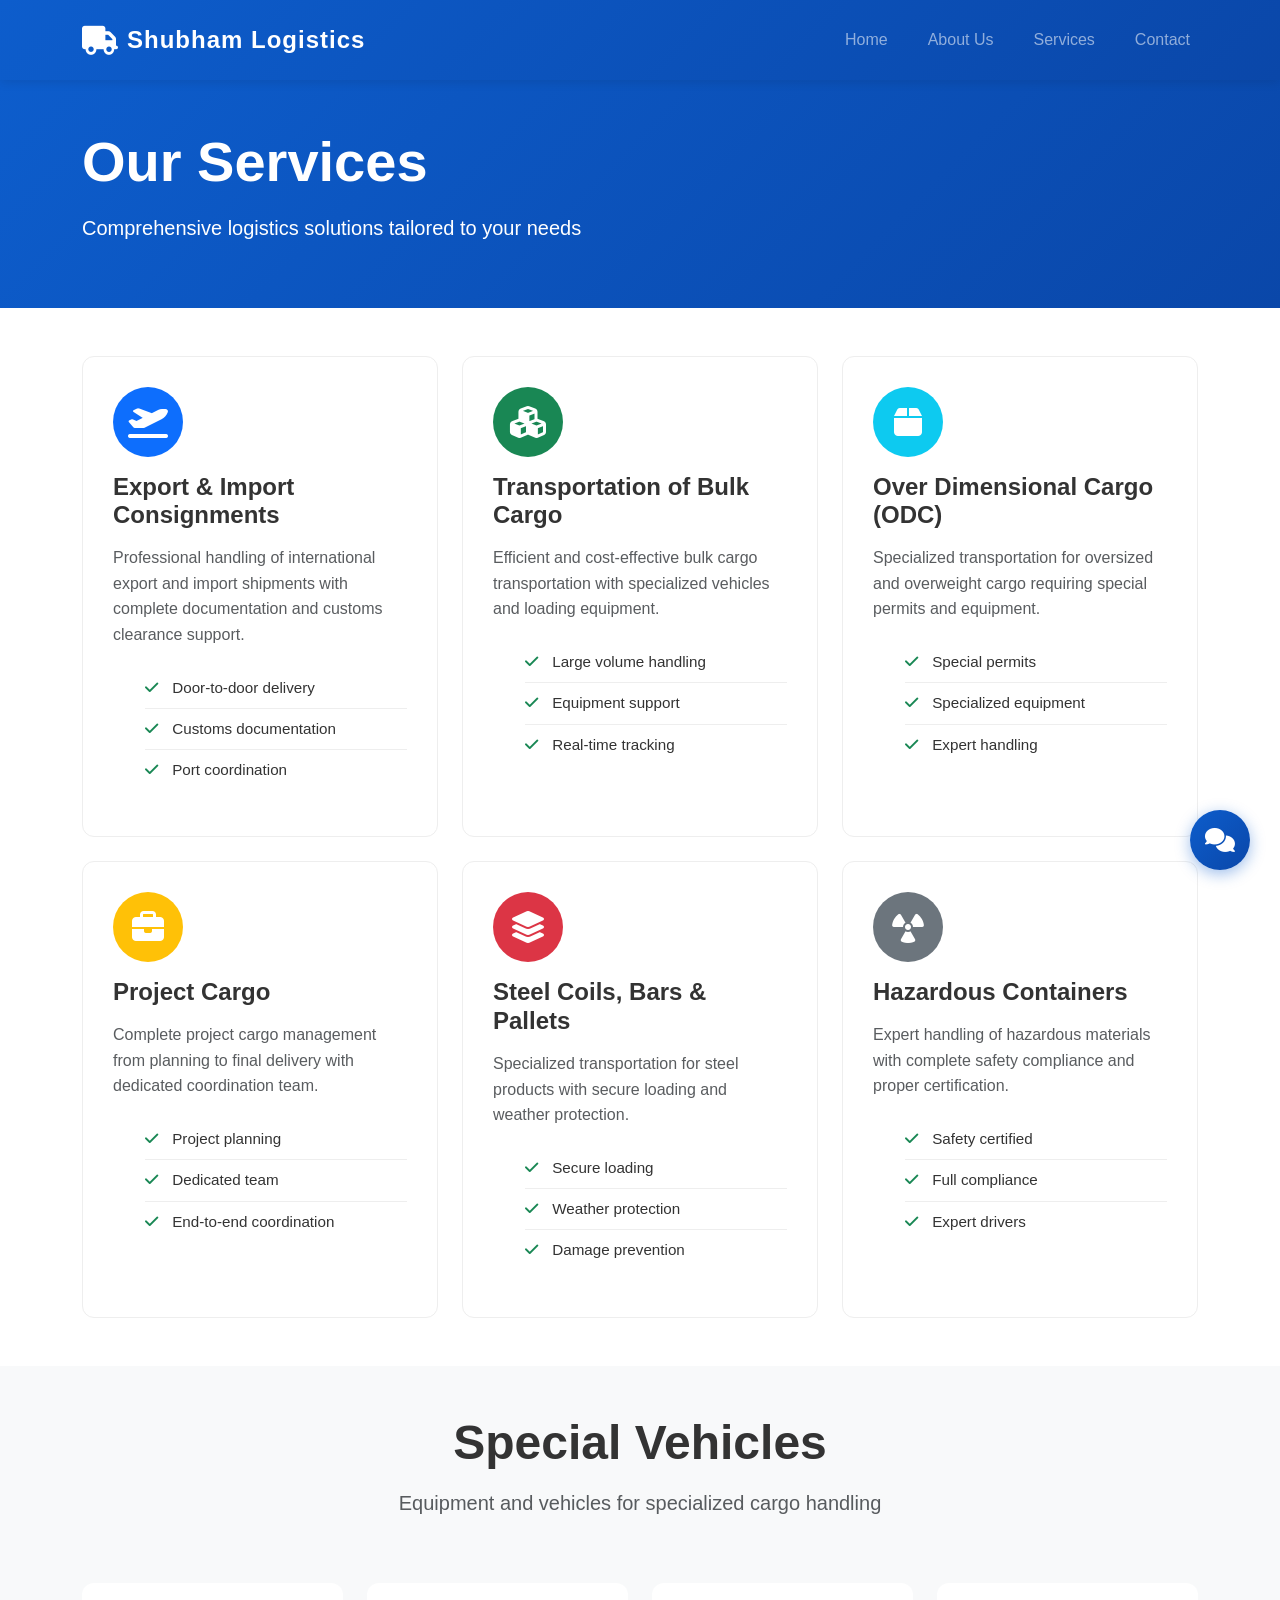
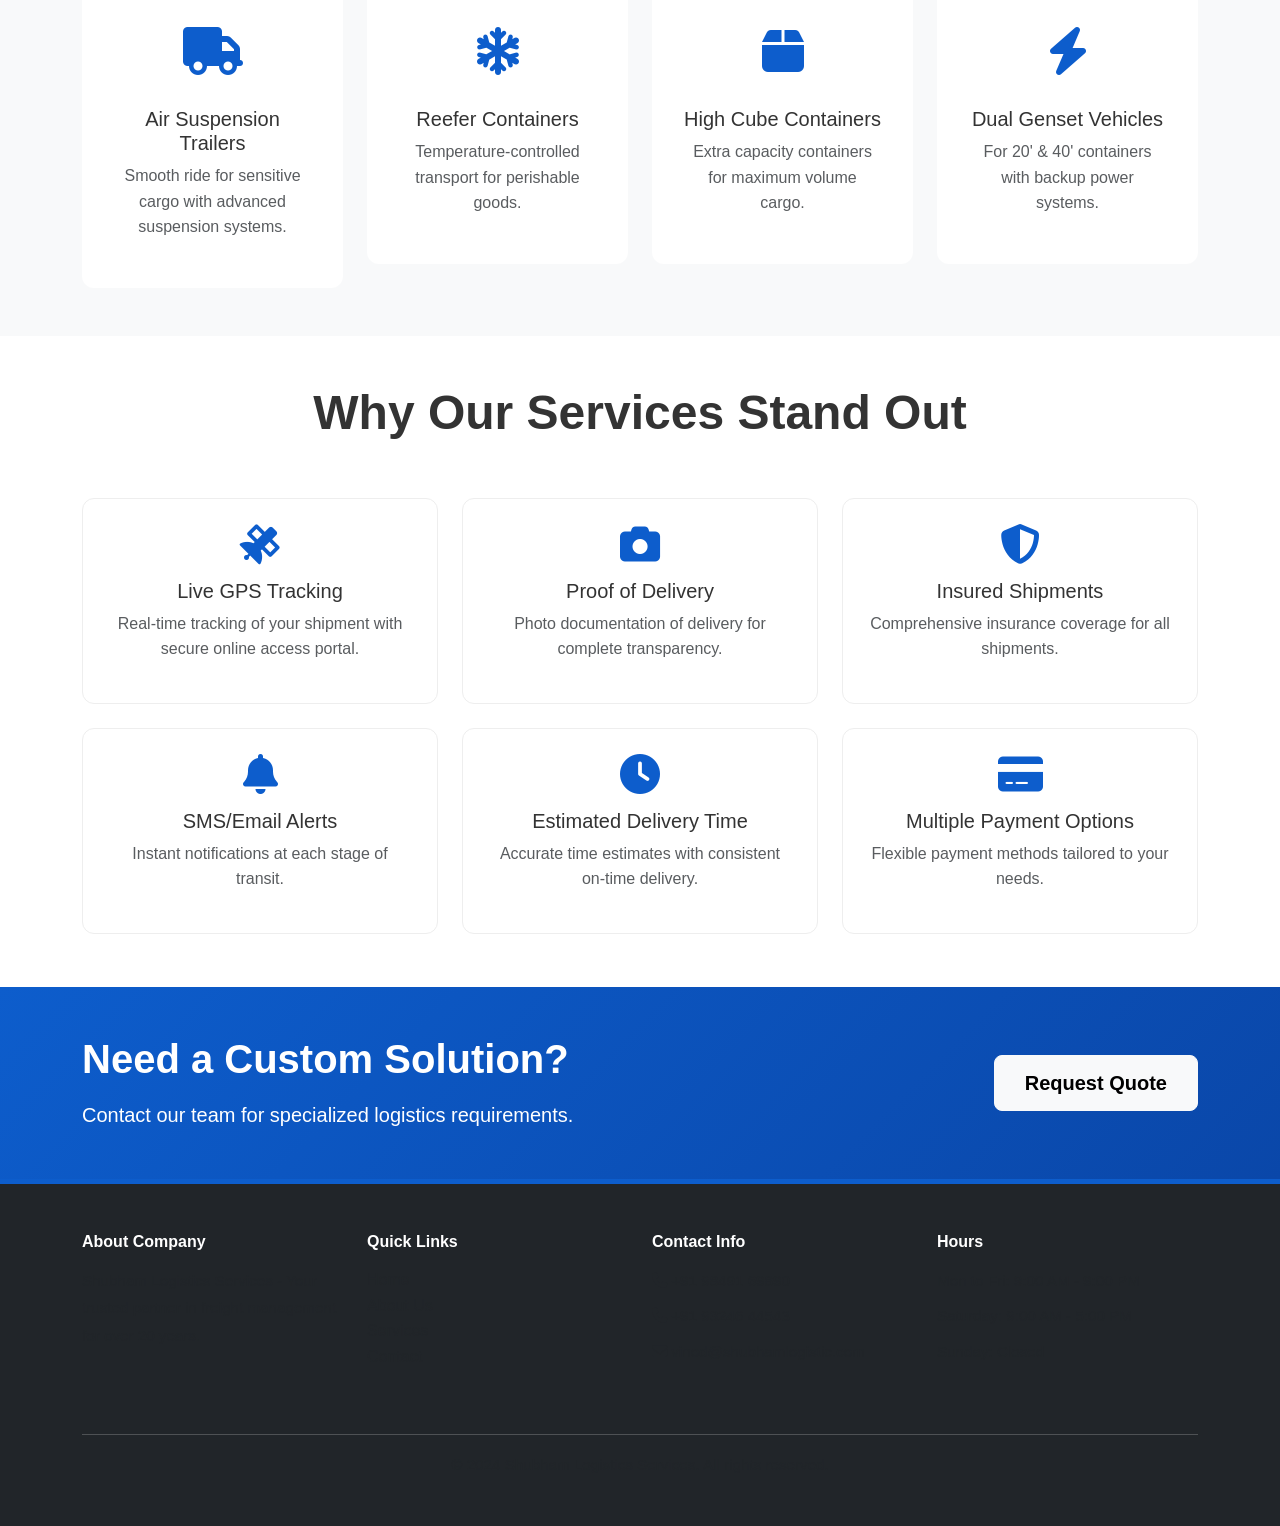
<file: services.html>
<!DOCTYPE html>
<html lang="en">
<head>
    <meta charset="UTF-8">
    <meta name="viewport" content="width=device-width, initial-scale=1.0">
    <title>Services - Shubham Logistics Services</title>
    <link href="https://cdn.jsdelivr.net/npm/bootstrap@5.3.0/dist/css/bootstrap.min.css" rel="stylesheet">
    <link rel="stylesheet" href="https://cdnjs.cloudflare.com/ajax/libs/font-awesome/6.4.0/css/all.min.css">
    <link rel="stylesheet" href="assets/css/style.css">
</head>
<body>
    <!-- Navigation Bar -->
    <nav class="navbar navbar-expand-lg navbar-dark bg-primary sticky-top">
        <div class="container">
            <a class="navbar-brand fw-bold" href="index.html">
                <i class="fas fa-truck"></i> Shubham Logistics
            </a>
            <button class="navbar-toggler" type="button" data-bs-toggle="collapse" data-bs-target="#navbarNav">
                <span class="navbar-toggler-icon"></span>
            </button>
            <div class="collapse navbar-collapse" id="navbarNav">
                <ul class="navbar-nav ms-auto">
                    <li class="nav-item"><a class="nav-link" href="index.html">Home</a></li>
                    <li class="nav-item"><a class="nav-link" href="about.html">About Us</a></li>
                    <li class="nav-item"><a class="nav-link active" href="services.html">Services</a></li>
                    <li class="nav-item"><a class="nav-link" href="contact.html">Contact</a></li>
                </ul>
            </div>
        </div>
    </nav>

    <!-- Floating Contact Widget -->
    <div class="floating-contact">
        <button class="contact-btn" id="contactBtn">
            <i class="fas fa-comments"></i>
        </button>
        <div class="contact-menu" id="contactMenu" style="display: none;">
            <a href="https://wa.me/919849169890" target="_blank" class="contact-option whatsapp">
                <i class="fab fa-whatsapp"></i> WhatsApp
            </a>
            <a href="tel:+919849169890" class="contact-option phone">
                <i class="fas fa-phone"></i> Call
            </a>
            <a href="mailto:vinod@shubhamlogistic.com" class="contact-option email">
                <i class="fas fa-envelope"></i> Email
            </a>
        </div>
    </div>

    <!-- Hero Section -->
    <section class="page-hero-section bg-primary text-white py-5">
        <div class="container">
            <h1 class="display-4 fw-bold">Our Services</h1>
            <p class="fs-5 mt-3">Comprehensive logistics solutions tailored to your needs</p>
        </div>
    </section>

    <!-- Services Grid -->
    <section class="py-5">
        <div class="container">
            <div class="row g-4">
                <!-- Service 1 -->
                <div class="col-md-6 col-lg-4">
                    <div class="service-card-detailed">
                        <div class="service-card-icon bg-primary">
                            <i class="fas fa-plane-departure"></i>
                        </div>
                        <h4 class="mt-3">Export & Import Consignments</h4>
                        <p class="text-muted">Professional handling of international export and import shipments with complete documentation and customs clearance support.</p>
                        <ul class="service-features">
                            <li><i class="fas fa-check text-success"></i> Door-to-door delivery</li>
                            <li><i class="fas fa-check text-success"></i> Customs documentation</li>
                            <li><i class="fas fa-check text-success"></i> Port coordination</li>
                        </ul>
                    </div>
                </div>

                <!-- Service 2 -->
                <div class="col-md-6 col-lg-4">
                    <div class="service-card-detailed">
                        <div class="service-card-icon bg-success">
                            <i class="fas fa-cubes"></i>
                        </div>
                        <h4 class="mt-3">Transportation of Bulk Cargo</h4>
                        <p class="text-muted">Efficient and cost-effective bulk cargo transportation with specialized vehicles and loading equipment.</p>
                        <ul class="service-features">
                            <li><i class="fas fa-check text-success"></i> Large volume handling</li>
                            <li><i class="fas fa-check text-success"></i> Equipment support</li>
                            <li><i class="fas fa-check text-success"></i> Real-time tracking</li>
                        </ul>
                    </div>
                </div>

                <!-- Service 3 -->
                <div class="col-md-6 col-lg-4">
                    <div class="service-card-detailed">
                        <div class="service-card-icon bg-info">
                            <i class="fas fa-box"></i>
                        </div>
                        <h4 class="mt-3">Over Dimensional Cargo (ODC)</h4>
                        <p class="text-muted">Specialized transportation for oversized and overweight cargo requiring special permits and equipment.</p>
                        <ul class="service-features">
                            <li><i class="fas fa-check text-success"></i> Special permits</li>
                            <li><i class="fas fa-check text-success"></i> Specialized equipment</li>
                            <li><i class="fas fa-check text-success"></i> Expert handling</li>
                        </ul>
                    </div>
                </div>

                <!-- Service 4 -->
                <div class="col-md-6 col-lg-4">
                    <div class="service-card-detailed">
                        <div class="service-card-icon bg-warning">
                            <i class="fas fa-briefcase"></i>
                        </div>
                        <h4 class="mt-3">Project Cargo</h4>
                        <p class="text-muted">Complete project cargo management from planning to final delivery with dedicated coordination team.</p>
                        <ul class="service-features">
                            <li><i class="fas fa-check text-success"></i> Project planning</li>
                            <li><i class="fas fa-check text-success"></i> Dedicated team</li>
                            <li><i class="fas fa-check text-success"></i> End-to-end coordination</li>
                        </ul>
                    </div>
                </div>

                <!-- Service 5 -->
                <div class="col-md-6 col-lg-4">
                    <div class="service-card-detailed">
                        <div class="service-card-icon bg-danger">
                            <i class="fas fa-layer-group"></i>
                        </div>
                        <h4 class="mt-3">Steel Coils, Bars & Pallets</h4>
                        <p class="text-muted">Specialized transportation for steel products with secure loading and weather protection.</p>
                        <ul class="service-features">
                            <li><i class="fas fa-check text-success"></i> Secure loading</li>
                            <li><i class="fas fa-check text-success"></i> Weather protection</li>
                            <li><i class="fas fa-check text-success"></i> Damage prevention</li>
                        </ul>
                    </div>
                </div>

                <!-- Service 6 -->
                <div class="col-md-6 col-lg-4">
                    <div class="service-card-detailed">
                        <div class="service-card-icon bg-secondary">
                            <i class="fas fa-radiation"></i>
                        </div>
                        <h4 class="mt-3">Hazardous Containers</h4>
                        <p class="text-muted">Expert handling of hazardous materials with complete safety compliance and proper certification.</p>
                        <ul class="service-features">
                            <li><i class="fas fa-check text-success"></i> Safety certified</li>
                            <li><i class="fas fa-check text-success"></i> Full compliance</li>
                            <li><i class="fas fa-check text-success"></i> Expert drivers</li>
                        </ul>
                    </div>
                </div>
            </div>
        </div>
    </section>

    <!-- Special Vehicles Section -->
    <section class="py-5 bg-light">
        <div class="container">
            <div class="row mb-5">
                <div class="col-lg-12 text-center">
                    <h2 class="display-5 fw-bold">Special Vehicles</h2>
                    <p class="text-muted fs-5 mt-3">Equipment and vehicles for specialized cargo handling</p>
                </div>
            </div>
            <div class="row g-4">
                <div class="col-md-6 col-lg-3">
                    <div class="vehicle-card">
                        <div class="vehicle-icon">
                            <i class="fas fa-truck"></i>
                        </div>
                        <h5>Air Suspension Trailers</h5>
                        <p class="text-muted">Smooth ride for sensitive cargo with advanced suspension systems.</p>
                    </div>
                </div>
                <div class="col-md-6 col-lg-3">
                    <div class="vehicle-card">
                        <div class="vehicle-icon">
                            <i class="fas fa-snowflake"></i>
                        </div>
                        <h5>Reefer Containers</h5>
                        <p class="text-muted">Temperature-controlled transport for perishable goods.</p>
                    </div>
                </div>
                <div class="col-md-6 col-lg-3">
                    <div class="vehicle-card">
                        <div class="vehicle-icon">
                            <i class="fas fa-box"></i>
                        </div>
                        <h5>High Cube Containers</h5>
                        <p class="text-muted">Extra capacity containers for maximum volume cargo.</p>
                    </div>
                </div>
                <div class="col-md-6 col-lg-3">
                    <div class="vehicle-card">
                        <div class="vehicle-icon">
                            <i class="fas fa-bolt"></i>
                        </div>
                        <h5>Dual Genset Vehicles</h5>
                        <p class="text-muted">For 20' & 40' containers with backup power systems.</p>
                    </div>
                </div>
            </div>
        </div>
    </section>

    <!-- Service Features -->
    <section class="py-5">
        <div class="container">
            <div class="row mb-5">
                <div class="col-lg-12 text-center">
                    <h2 class="display-5 fw-bold">Why Our Services Stand Out</h2>
                </div>
            </div>
            <div class="row g-4">
                <div class="col-md-6 col-lg-4">
                    <div class="feature-item-service">
                        <i class="fas fa-satellite"></i>
                        <h5>Live GPS Tracking</h5>
                        <p class="text-muted">Real-time tracking of your shipment with secure online access portal.</p>
                    </div>
                </div>
                <div class="col-md-6 col-lg-4">
                    <div class="feature-item-service">
                        <i class="fas fa-camera"></i>
                        <h5>Proof of Delivery</h5>
                        <p class="text-muted">Photo documentation of delivery for complete transparency.</p>
                    </div>
                </div>
                <div class="col-md-6 col-lg-4">
                    <div class="feature-item-service">
                        <i class="fas fa-shield-alt"></i>
                        <h5>Insured Shipments</h5>
                        <p class="text-muted">Comprehensive insurance coverage for all shipments.</p>
                    </div>
                </div>
                <div class="col-md-6 col-lg-4">
                    <div class="feature-item-service">
                        <i class="fas fa-bell"></i>
                        <h5>SMS/Email Alerts</h5>
                        <p class="text-muted">Instant notifications at each stage of transit.</p>
                    </div>
                </div>
                <div class="col-md-6 col-lg-4">
                    <div class="feature-item-service">
                        <i class="fas fa-clock"></i>
                        <h5>Estimated Delivery Time</h5>
                        <p class="text-muted">Accurate time estimates with consistent on-time delivery.</p>
                    </div>
                </div>
                <div class="col-md-6 col-lg-4">
                    <div class="feature-item-service">
                        <i class="fas fa-credit-card"></i>
                        <h5>Multiple Payment Options</h5>
                        <p class="text-muted">Flexible payment methods tailored to your needs.</p>
                    </div>
                </div>
            </div>
        </div>
    </section>

    <!-- CTA Section -->
    <section class="cta-section bg-primary text-white py-5">
        <div class="container">
            <div class="row">
                <div class="col-lg-8">
                    <h2 class="display-6 fw-bold mb-3">Need a Custom Solution?</h2>
                    <p class="fs-5 mb-0">Contact our team for specialized logistics requirements.</p>
                </div>
                <div class="col-lg-4 d-flex align-items-center justify-content-lg-end">
                    <a href="contact.html" class="btn btn-light btn-lg">Request Quote</a>
                </div>
            </div>
        </div>
    </section>

    <!-- Footer -->
    <footer class="footer bg-dark text-white py-5">
        <div class="container">
            <div class="row mb-4">
                <div class="col-md-6 col-lg-3 mb-4">
                    <h6 class="fw-bold mb-3">About Company</h6>
                    <p class="text-muted">Shubham Logistics Services - Your trusted partner in freight management for over 20 years.</p>
                </div>
                <div class="col-md-6 col-lg-3 mb-4">
                    <h6 class="fw-bold mb-3">Quick Links</h6>
                    <ul class="list-unstyled">
                        <li><a href="index.html" class="text-muted text-decoration-none">Home</a></li>
                        <li><a href="about.html" class="text-muted text-decoration-none">About Us</a></li>
                        <li><a href="services.html" class="text-muted text-decoration-none">Services</a></li>
                        <li><a href="contact.html" class="text-muted text-decoration-none">Contact</a></li>
                    </ul>
                </div>
                <div class="col-md-6 col-lg-3 mb-4">
                    <h6 class="fw-bold mb-3">Contact Info</h6>
                    <p class="text-muted mb-2"><i class="fas fa-phone"></i> +91 98491 69890</p>
                    <p class="text-muted mb-2"><i class="fas fa-phone"></i> +91 93246 44543</p>
                    <p class="text-muted mb-2"><i class="fas fa-envelope"></i> vinod@shubhamlogistic.com</p>
                </div>
                <div class="col-md-6 col-lg-3 mb-4">
                    <h6 class="fw-bold mb-3">Hours</h6>
                    <p class="text-muted mb-2">Mon to Fri: 9:00 AM - 9:00 PM</p>
                    <p class="text-muted mb-2">Saturday: 9:00 AM - 5:00 PM</p>
                    <p class="text-muted mb-2">Sunday: Closed</p>
                </div>
            </div>
            <hr class="bg-secondary">
            <div class="row text-center">
                <div class="col-lg-12">
                    <p class="text-muted mb-0">&copy; 2024 Shubham Logistics Services. All rights reserved.</p>
                </div>
            </div>
        </div>
    </footer>

    <script src="https://cdn.jsdelivr.net/npm/bootstrap@5.3.0/dist/js/bootstrap.bundle.min.js"></script>
    <script src="assets/js/script.js"></script>
</body>
</html>
</file>
<file: assets/css/style.css>
/* ===== Custom Styling for Shubham Logistics ===== */

:root {
    --primary-color: #0d5dcc;
    --secondary-color: #0a47a9;
    --success-color: #28a745;
    --info-color: #17a2b8;
    --warning-color: #ffc107;
    --danger-color: #dc3545;
    --light-color: #f8f9fa;
    --dark-color: #1a1a1a;
    --text-muted: #6c757d;
}

/* ===== General Styles ===== */
* {
    margin: 0;
    padding: 0;
    box-sizing: border-box;
}

body {
    font-family: 'Segoe UI', Tahoma, Geneva, Verdana, sans-serif;
    line-height: 1.6;
    color: #333;
}

html {
    scroll-behavior: smooth;
}

/* ===== Navbar Customization ===== */
.navbar {
    background: linear-gradient(135deg, var(--primary-color) 0%, var(--secondary-color) 100%) !important;
    box-shadow: 0 2px 10px rgba(0,0,0,0.1);
    padding: 1rem 0;
}

.navbar-brand {
    font-size: 1.5rem;
    letter-spacing: 1px;
    font-weight: 700 !important;
    display: flex;
    align-items: center;
    gap: 0.5rem;
}

.navbar-brand i {
    font-size: 1.8rem;
}

.navbar-nav .nav-link {
    margin-left: 1.5rem;
    font-weight: 500;
    transition: all 0.3s ease;
    position: relative;
}

.navbar-nav .nav-link:after {
    content: '';
    position: absolute;
    width: 0;
    height: 2px;
    bottom: -5px;
    left: 0;
    background-color: white;
    transition: width 0.3s ease;
}

.navbar-nav .nav-link:hover:after,
.navbar-nav .nav-link.active:after {
    width: 100%;
}

/* ===== Floating Contact Widget ===== */
.floating-contact {
    position: fixed;
    bottom: 30px;
    right: 30px;
    z-index: 1000;
}

.contact-btn {
    width: 60px;
    height: 60px;
    border-radius: 50%;
    background: linear-gradient(135deg, var(--primary-color), var(--secondary-color));
    border: none;
    color: white;
    font-size: 1.5rem;
    cursor: pointer;
    box-shadow: 0 4px 15px rgba(13, 93, 204, 0.4);
    transition: all 0.3s ease;
    display: flex;
    align-items: center;
    justify-content: center;
}

.contact-btn:hover {
    transform: scale(1.1);
    box-shadow: 0 6px 20px rgba(13, 93, 204, 0.6);
}

.contact-menu {
    position: absolute;
    bottom: 80px;
    right: 0;
    background: white;
    border-radius: 12px;
    box-shadow: 0 5px 20px rgba(0,0,0,0.15);
    overflow: hidden;
    animation: slideUp 0.3s ease;
}

@keyframes slideUp {
    from {
        opacity: 0;
        transform: translateY(20px);
    }
    to {
        opacity: 1;
        transform: translateY(0);
    }
}

.contact-option {
    display: flex;
    align-items: center;
    gap: 12px;
    padding: 12px 20px;
    text-decoration: none;
    color: #333;
    font-weight: 500;
    border-bottom: 1px solid #eee;
    transition: all 0.3s ease;
}

.contact-option:last-child {
    border-bottom: none;
}

.contact-option i {
    font-size: 1.2rem;
    min-width: 25px;
}

.contact-option.whatsapp:hover {
    background-color: #e8f5e9;
    color: #25d366;
    padding-left: 25px;
}

.contact-option.phone:hover {
    background-color: #e3f2fd;
    color: var(--primary-color);
    padding-left: 25px;
}

.contact-option.email:hover {
    background-color: #fff3e0;
    color: #ff9800;
    padding-left: 25px;
}

/* ===== Hero Section ===== */
.hero-section {
    background: linear-gradient(135deg, var(--primary-color) 0%, var(--secondary-color) 100%);
    color: white;
    padding: 80px 0;
    position: relative;
    overflow: hidden;
}

.hero-section::before {
    content: '';
    position: absolute;
    top: -50%;
    right: -10%;
    width: 500px;
    height: 500px;
    background: rgba(255, 255, 255, 0.1);
    border-radius: 50%;
}

.hero-section .row {
    position: relative;
    z-index: 1;
}

.hero-image {
    text-align: center;
    font-size: 200px;
    opacity: 0.2;
    animation: float 3s ease-in-out infinite;
}

@keyframes float {
    0%, 100% {
        transform: translateY(0px);
    }
    50% {
        transform: translateY(-20px);
    }
}

.hero-section .btn-light {
    padding: 12px 30px;
    font-weight: 600;
    border-radius: 8px;
    transition: all 0.3s ease;
}

.hero-section .btn-light:hover {
    transform: translateY(-2px);
    box-shadow: 0 5px 15px rgba(0,0,0,0.2);
}

/* ===== Page Hero Section ===== */
.page-hero-section {
    background: linear-gradient(135deg, var(--primary-color) 0%, var(--secondary-color) 100%);
    padding: 60px 0;
    position: relative;
}

/* ===== Features Section ===== */
.features-section {
    padding: 80px 0;
}

.feature-card {
    background: white;
    border-radius: 12px;
    padding: 30px;
    text-align: center;
    transition: all 0.3s ease;
    border: 1px solid #eee;
}

.feature-card:hover {
    transform: translateY(-10px);
    box-shadow: 0 10px 30px rgba(0,0,0,0.1);
}

.feature-icon {
    width: 70px;
    height: 70px;
    margin: 0 auto;
    border-radius: 50%;
    display: flex;
    align-items: center;
    justify-content: center;
    color: white;
    font-size: 2rem;
}

.feature-card h5 {
    margin-top: 20px;
    font-weight: 700;
    color: #333;
}

/* ===== Why Best Section ===== */
.why-best-section {
    padding: 80px 0;
    background: white;
}

.benefit-card {
    background: linear-gradient(135deg, #f5f7fa 0%, #c3cfe2 100%);
    border-radius: 12px;
    padding: 30px;
    text-align: center;
    transition: all 0.3s ease;
    position: relative;
}

.benefit-card:hover {
    transform: translateY(-8px);
    box-shadow: 0 15px 40px rgba(0,0,0,0.1);
}

.benefit-number {
    font-size: 2.5rem;
    font-weight: 700;
    color: var(--primary-color);
    margin-bottom: 10px;
}

.benefit-card h5 {
    font-weight: 700;
    color: #333;
    margin-bottom: 10px;
}

/* ===== Services Preview Section ===== */
.services-preview-section {
    padding: 80px 0;
}

.service-item {
    background: white;
    border-radius: 12px;
    padding: 30px;
    text-align: center;
    transition: all 0.3s ease;
    border: 2px solid transparent;
}

.service-item:hover {
    border-color: var(--primary-color);
    transform: translateY(-5px);
    box-shadow: 0 8px 20px rgba(13, 93, 204, 0.15);
}

.service-item i {
    font-size: 3rem;
    color: var(--primary-color);
    margin-bottom: 15px;
}

.service-item h5 {
    font-weight: 700;
    color: #333;
}

/* ===== Process Section ===== */
.process-section {
    padding: 80px 0;
    background: linear-gradient(135deg, #f5f7fa 0%, #c3cfe2 100%);
}

.process-step {
    background: white;
    border-radius: 12px;
    padding: 40px 20px;
    text-align: center;
    transition: all 0.3s ease;
    position: relative;
}

.process-step:hover {
    transform: translateY(-8px);
    box-shadow: 0 15px 40px rgba(0,0,0,0.1);
}

.step-number {
    width: 60px;
    height: 60px;
    background: linear-gradient(135deg, var(--primary-color), var(--secondary-color));
    color: white;
    border-radius: 50%;
    display: flex;
    align-items: center;
    justify-content: center;
    font-size: 1.5rem;
    font-weight: 700;
    margin: 0 auto 20px;
}

.process-step h5 {
    font-weight: 700;
    color: #333;
    margin-bottom: 10px;
}

/* ===== CTA Section ===== */
.cta-section {
    background: linear-gradient(135deg, var(--primary-color) 0%, var(--secondary-color) 100%);
    border-top: 5px solid white;
}

.cta-section .btn-light {
    padding: 12px 30px;
    font-weight: 600;
    border-radius: 8px;
    transition: all 0.3s ease;
}

.cta-section .btn-light:hover {
    transform: translateY(-2px);
    box-shadow: 0 5px 15px rgba(0,0,0,0.2);
}

/* ===== Footer ===== */
.footer {
    background-color: var(--dark-color);
    border-top: 5px solid var(--primary-color);
}

.footer h6 {
    color: white;
    margin-bottom: 15px;
}

.footer p {
    font-size: 0.95rem;
    line-height: 1.8;
}

.footer a:hover {
    color: var(--primary-color) !important;
}

.footer hr {
    opacity: 0.2;
}

/* ===== About Page Styles ===== */
.story-image {
    background: linear-gradient(135deg, var(--primary-color), var(--secondary-color));
    border-radius: 12px;
    padding: 60px;
    display: flex;
    align-items: center;
    justify-content: center;
    color: white;
    height: 350px;
}

.value-card {
    background: white;
    border-radius: 12px;
    padding: 40px;
    text-align: center;
    transition: all 0.3s ease;
    border: 1px solid #eee;
}

.value-card:hover {
    transform: translateY(-10px);
    box-shadow: 0 15px 40px rgba(0,0,0,0.1);
}

.value-icon {
    width: 80px;
    height: 80px;
    margin: 0 auto;
    border-radius: 50%;
    display: flex;
    align-items: center;
    justify-content: center;
    color: white;
    font-size: 2.5rem;
}

.value-item {
    background: white;
    border-radius: 12px;
    padding: 25px;
    text-align: center;
    transition: all 0.3s ease;
    border-left: 5px solid transparent;
}

.value-item:hover {
    border-left-color: var(--primary-color);
    box-shadow: 0 5px 15px rgba(0,0,0,0.08);
    transform: translateX(5px);
}

.stat-item {
    transition: all 0.3s ease;
}

.stat-item:hover h3 {
    transform: scale(1.1);
}

.team-card {
    background: white;
    border-radius: 12px;
    padding: 30px;
    text-align: center;
    transition: all 0.3s ease;
    border: 1px solid #eee;
}

.team-card:hover {
    transform: translateY(-10px);
    box-shadow: 0 10px 30px rgba(0,0,0,0.1);
}

.team-icon {
    width: 70px;
    height: 70px;
    margin: 0 auto;
    border-radius: 50%;
    display: flex;
    align-items: center;
    justify-content: center;
    color: white;
    font-size: 2rem;
}

/* ===== Services Page Styles ===== */
.service-card-detailed {
    background: white;
    border-radius: 12px;
    padding: 30px;
    transition: all 0.3s ease;
    border: 1px solid #eee;
    height: 100%;
}

.service-card-detailed:hover {
    transform: translateY(-10px);
    box-shadow: 0 15px 40px rgba(0,0,0,0.1);
    border-color: var(--primary-color);
}

.service-card-icon {
    width: 70px;
    height: 70px;
    border-radius: 50%;
    display: flex;
    align-items: center;
    justify-content: center;
    color: white;
    font-size: 2rem;
}

.service-card-detailed h4 {
    font-weight: 700;
    color: #333;
    margin-bottom: 15px;
}

.service-features {
    list-style: none;
    margin-top: 20px;
    text-align: left;
}

.service-features li {
    padding: 8px 0;
    border-bottom: 1px solid #eee;
    font-size: 0.95rem;
}

.service-features li:last-child {
    border-bottom: none;
}

.service-features i {
    margin-right: 10px;
}

.vehicle-card {
    background: white;
    border-radius: 12px;
    padding: 30px;
    text-align: center;
    transition: all 0.3s ease;
    border: 2px solid transparent;
}

.vehicle-card:hover {
    border-color: var(--primary-color);
    transform: translateY(-5px);
    box-shadow: 0 10px 25px rgba(0,0,0,0.1);
}

.vehicle-icon {
    font-size: 3rem;
    color: var(--primary-color);
    margin-bottom: 15px;
}

.feature-item-service {
    background: white;
    border-radius: 12px;
    padding: 25px;
    text-align: center;
    transition: all 0.3s ease;
    border: 1px solid #eee;
}

.feature-item-service:hover {
    transform: translateY(-5px);
    box-shadow: 0 8px 20px rgba(0,0,0,0.1);
}

.feature-item-service i {
    font-size: 2.5rem;
    color: var(--primary-color);
    margin-bottom: 15px;
}

/* ===== Contact Page Styles ===== */
.contact-info-card {
    background: white;
    border-radius: 12px;
    padding: 30px;
    text-align: center;
    transition: all 0.3s ease;
    border: 1px solid #eee;
}

.contact-info-card:hover {
    transform: translateY(-10px);
    box-shadow: 0 15px 40px rgba(0,0,0,0.1);
}

.contact-info-icon {
    width: 70px;
    height: 70px;
    margin: 0 auto;
    border-radius: 50%;
    display: flex;
    align-items: center;
    justify-content: center;
    color: white;
    font-size: 2rem;
    margin-bottom: 20px;
}

.contact-info-card h5 {
    font-weight: 700;
    color: #333;
    margin-bottom: 15px;
}

.contact-form-container {
    background: white;
    border-radius: 12px;
    padding: 40px;
    box-shadow: 0 5px 20px rgba(0,0,0,0.08);
}

.contact-form-container .form-control,
.contact-form-container .form-select {
    border: 1px solid #ddd;
    border-radius: 8px;
    padding: 12px 15px;
    transition: all 0.3s ease;
}

.contact-form-container .form-control:focus,
.contact-form-container .form-select:focus {
    border-color: var(--primary-color);
    box-shadow: 0 0 0 0.2rem rgba(13, 93, 204, 0.15);
}

.contact-form-container .form-label {
    font-weight: 600;
    color: #333;
    margin-bottom: 8px;
}

.contact-form-container .btn-primary {
    background: linear-gradient(135deg, var(--primary-color), var(--secondary-color));
    border: none;
    font-weight: 600;
    border-radius: 8px;
    transition: all 0.3s ease;
}

.contact-form-container .btn-primary:hover {
    transform: translateY(-2px);
    box-shadow: 0 8px 20px rgba(13, 93, 204, 0.3);
}

.accordion-button:not(.collapsed) {
    background-color: var(--primary-color);
    color: white;
}

.accordion-button:focus {
    border-color: var(--primary-color);
    box-shadow: 0 0 0 0.25rem rgba(13, 93, 204, 0.15);
}

/* ===== Responsive Design ===== */
@media (max-width: 768px) {
    .navbar-brand {
        font-size: 1.2rem;
    }

    .navbar-brand i {
        font-size: 1.4rem;
    }

    .navbar-nav .nav-link {
        margin-left: 0;
        padding: 0.5rem 0;
    }

    .hero-section {
        padding: 50px 0;
    }

    .hero-image {
        font-size: 120px;
    }

    .feature-card,
    .service-item,
    .process-step {
        padding: 20px;
    }

    .floating-contact {
        bottom: 20px;
        right: 20px;
    }

    .contact-btn {
        width: 55px;
        height: 55px;
        font-size: 1.3rem;
    }

    .contact-form-container {
        padding: 25px;
    }

    .hero-section,
    .features-section,
    .why-best-section,
    .services-preview-section,
    .process-section {
        padding: 50px 0;
    }

    .display-4 {
        font-size: 2rem;
    }

    .display-5 {
        font-size: 1.8rem;
    }

    .display-6 {
        font-size: 1.5rem;
    }
}

@media (max-width: 576px) {
    .navbar-brand {
        font-size: 1rem;
    }

    .navbar-brand i {
        font-size: 1.2rem;
    }

    .hero-image {
        font-size: 80px;
        opacity: 0.15;
    }

    .feature-icon,
    .team-icon,
    .service-card-icon,
    .value-icon,
    .contact-info-icon {
        width: 60px;
        height: 60px;
        font-size: 1.5rem;
    }

    .step-number {
        width: 50px;
        height: 50px;
        font-size: 1.2rem;
    }

    .benefit-number {
        font-size: 2rem;
    }

    .display-4 {
        font-size: 1.5rem;
    }

    .display-5 {
        font-size: 1.3rem;
    }

    .display-6 {
        font-size: 1.1rem;
    }

    .cta-section .row {
        text-align: center;
    }

    .cta-section .col-lg-4 {
        margin-top: 20px;
    }
}

/* ===== Animation Classes ===== */
@keyframes fadeInUp {
    from {
        opacity: 0;
        transform: translateY(30px);
    }
    to {
        opacity: 1;
        transform: translateY(0);
    }
}

.animate-fade-in-up {
    animation: fadeInUp 0.6s ease;
}
</file>
